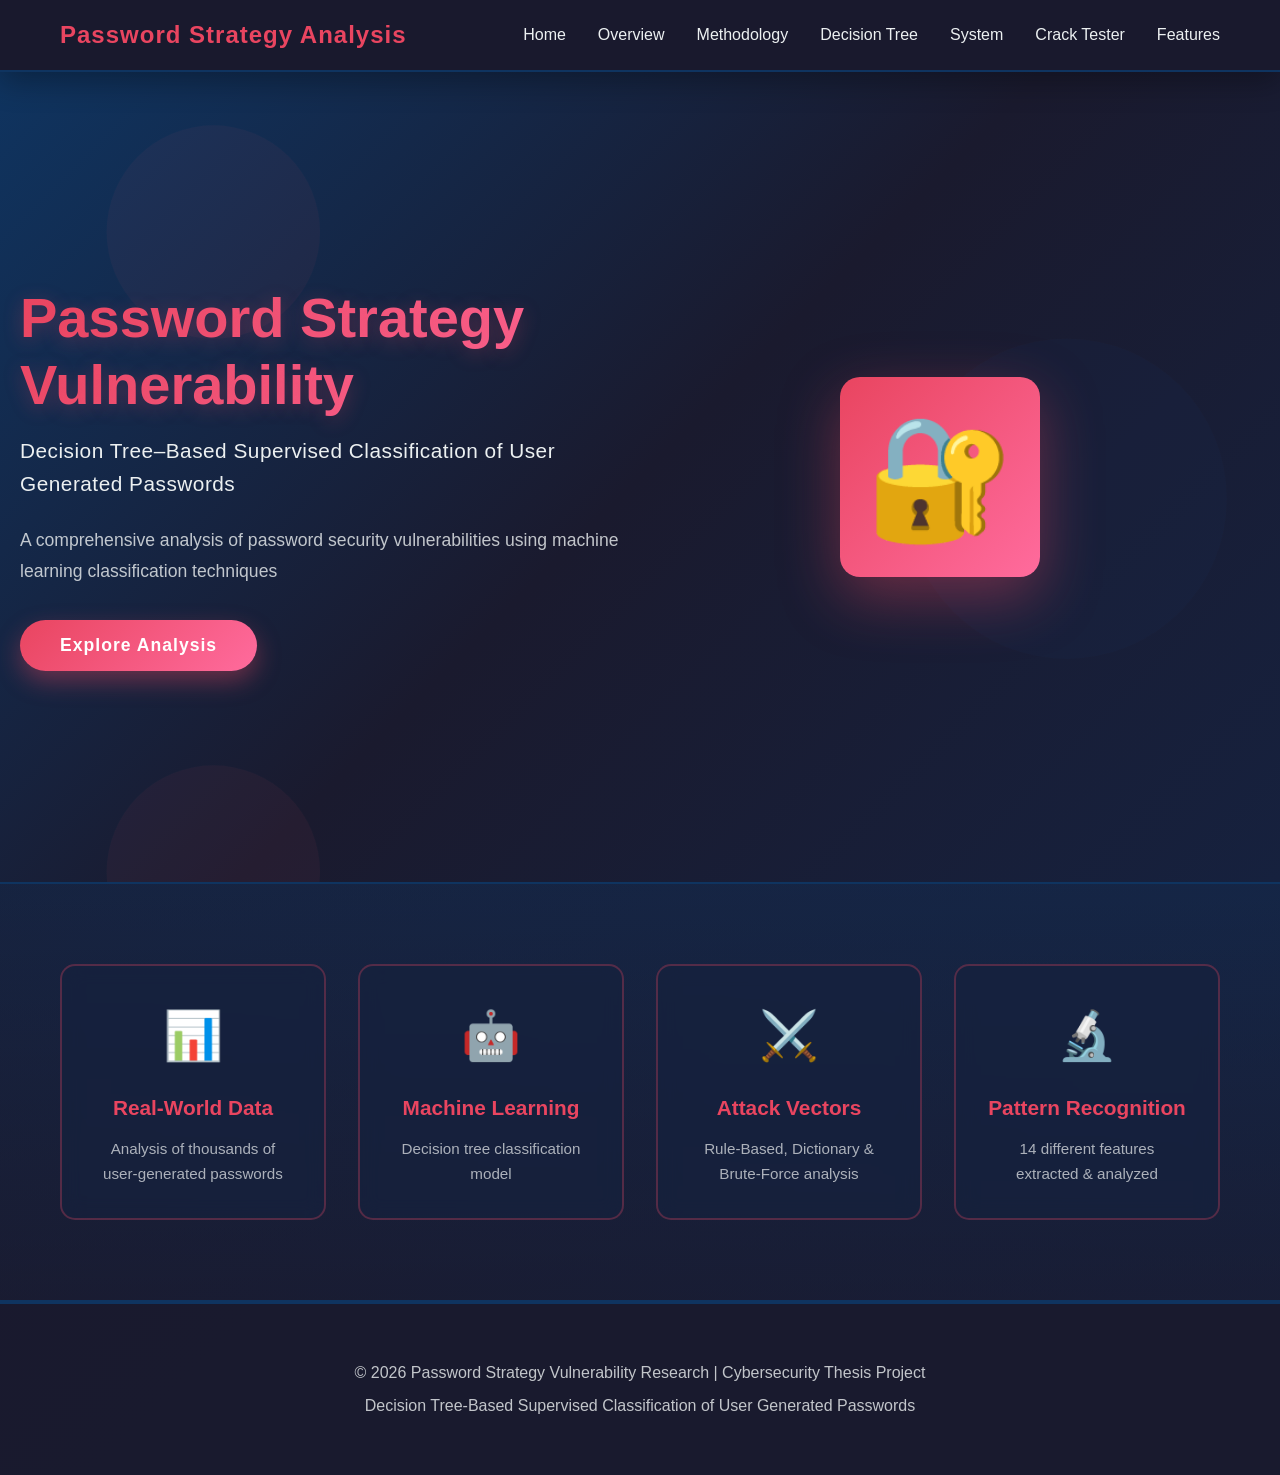
<file: index.html>
<!DOCTYPE html>
<html lang="en">
<head>
    <meta charset="UTF-8">
    <meta name="viewport" content="width=device-width, initial-scale=1.0">
    <title>Password Strategy Vulnerability Analysis</title>
    <link rel="stylesheet" href="design.css">
</head>
<body>
    <!-- Navigation -->
    <nav class="navbar">
        <div class="nav-container">
            <div class="logo">Password Strategy Analysis</div>
            <ul class="nav-menu">
                <li><a href="index.html" class="nav-link">Home</a></li>
                <li><a href="overview.html" class="nav-link">Overview</a></li>
                <li><a href="methodology.html" class="nav-link">Methodology</a></li>
                <li><a href="tree.html" class="nav-link">Decision Tree</a></li>
                <li><a href="architecture.html" class="nav-link">System</a></li>
                <li><a href="crack-tester.html" class="nav-link">Crack Tester</a></li>
                <li><a href="features.html" class="nav-link">Features</a></li>
            </ul>
        </div>
    </nav>

    <!-- Hero Section -->
    <section id="home" class="hero">
        <div class="hero-content">
            <h1 class="title-main">Password Strategy Vulnerability</h1>
            <h2 class="title-sub">Decision Tree–Based Supervised Classification of User Generated Passwords</h2>
            <p class="hero-description">
                A comprehensive analysis of password security vulnerabilities using machine learning classification techniques
            </p>
            <button class="cta-button" onclick="location.href='overview.html'">Explore Analysis</button>
        </div>
        <div class="hero-animation">
            <div class="animated-lock"></div>
        </div>
    </section>

    <!-- Quick Highlights Section -->
    <section class="quick-highlights">
        <div class="container">
            <div class="highlights-grid">
                <div class="highlight-card">
                    <div class="highlight-icon">📊</div>
                    <h3>Real-World Data</h3>
                    <p>Analysis of thousands of user-generated passwords</p>
                </div>
                <div class="highlight-card">
                    <div class="highlight-icon">🤖</div>
                    <h3>Machine Learning</h3>
                    <p>Decision tree classification model</p>
                </div>
                <div class="highlight-card">
                    <div class="highlight-icon">⚔️</div>
                    <h3>Attack Vectors</h3>
                    <p>Rule-Based, Dictionary & Brute-Force analysis</p>
                </div>
                <div class="highlight-card">
                    <div class="highlight-icon">🔬</div>
                    <h3>Pattern Recognition</h3>
                    <p>14 different features extracted & analyzed</p>
                </div>
            </div>
        </div>
    </section>

    <!-- Footer -->
    <footer class="footer">
        <div class="container">
            <p>&copy; 2026 Password Strategy Vulnerability Research | Cybersecurity Thesis Project</p>
            <p>Decision Tree-Based Supervised Classification of User Generated Passwords</p>
        </div>
    </footer>

    <script src="script.js"></script>
</body>
</html>
</file>
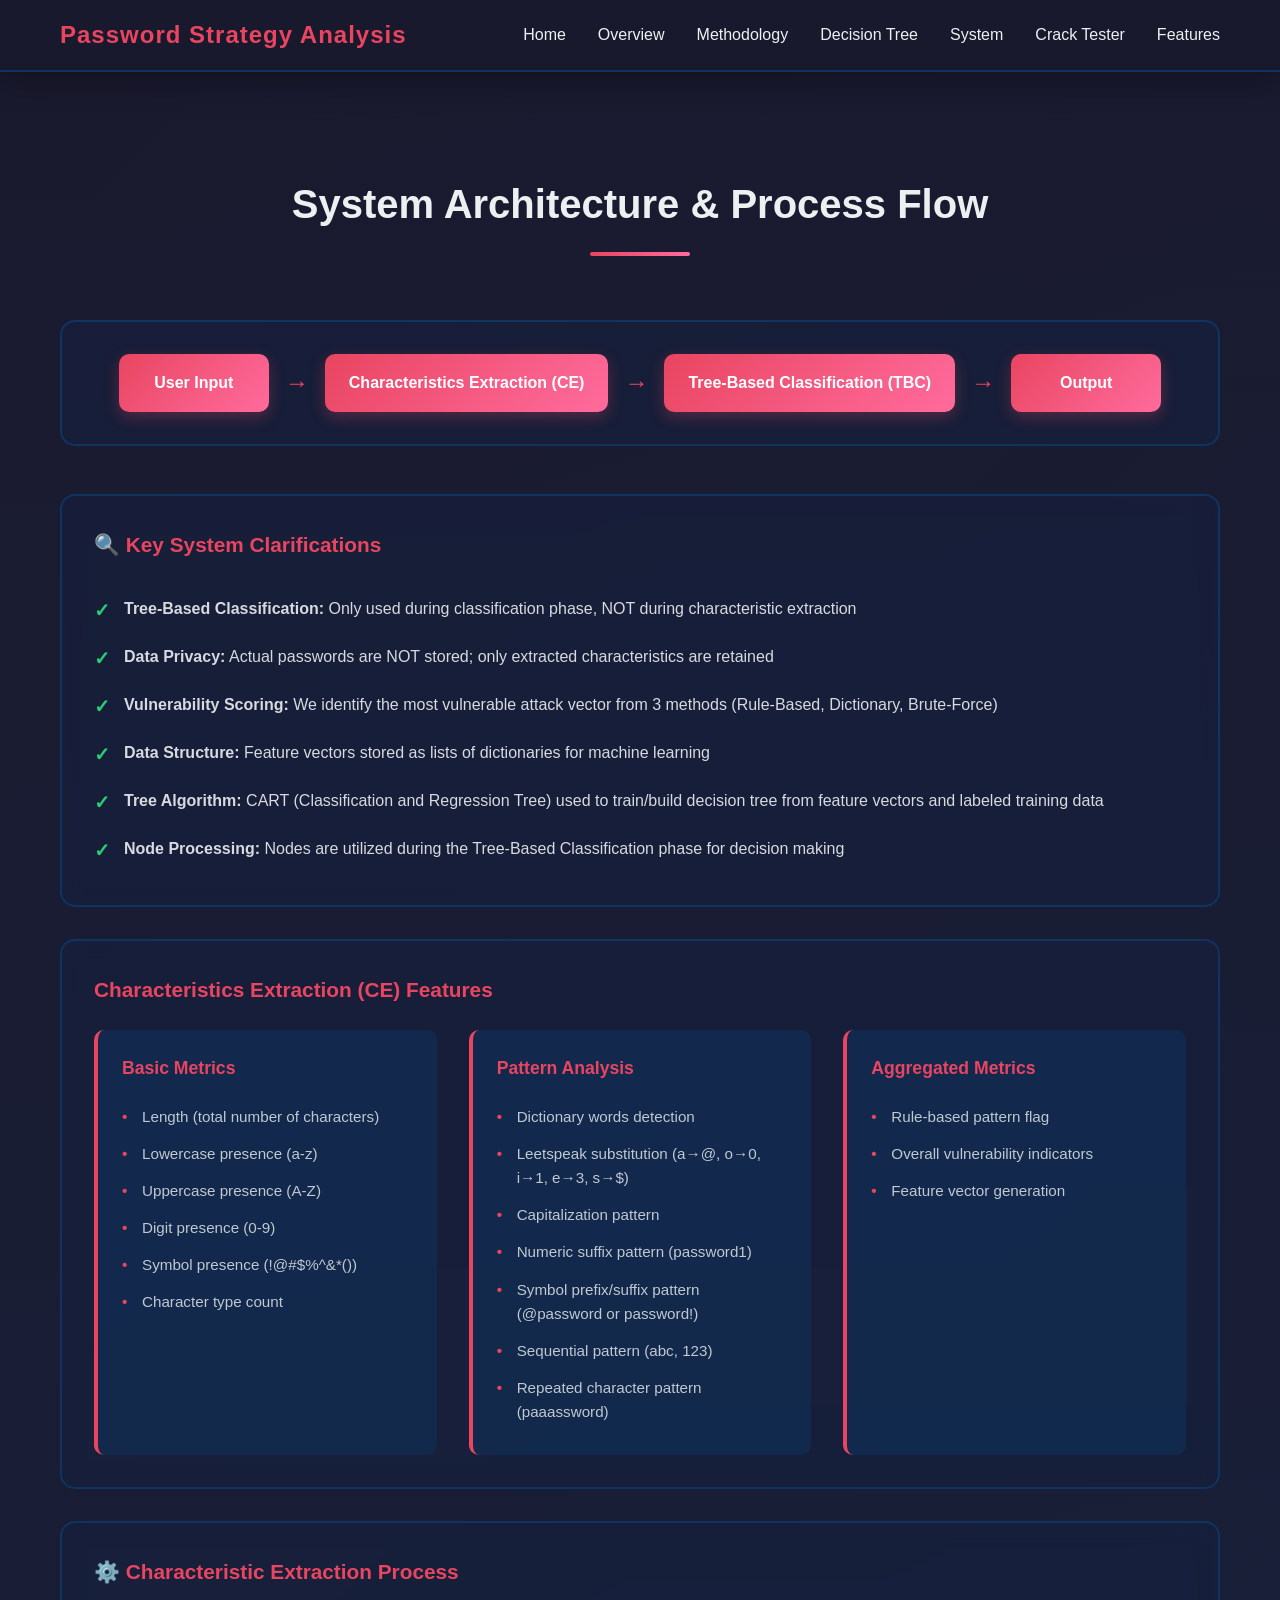
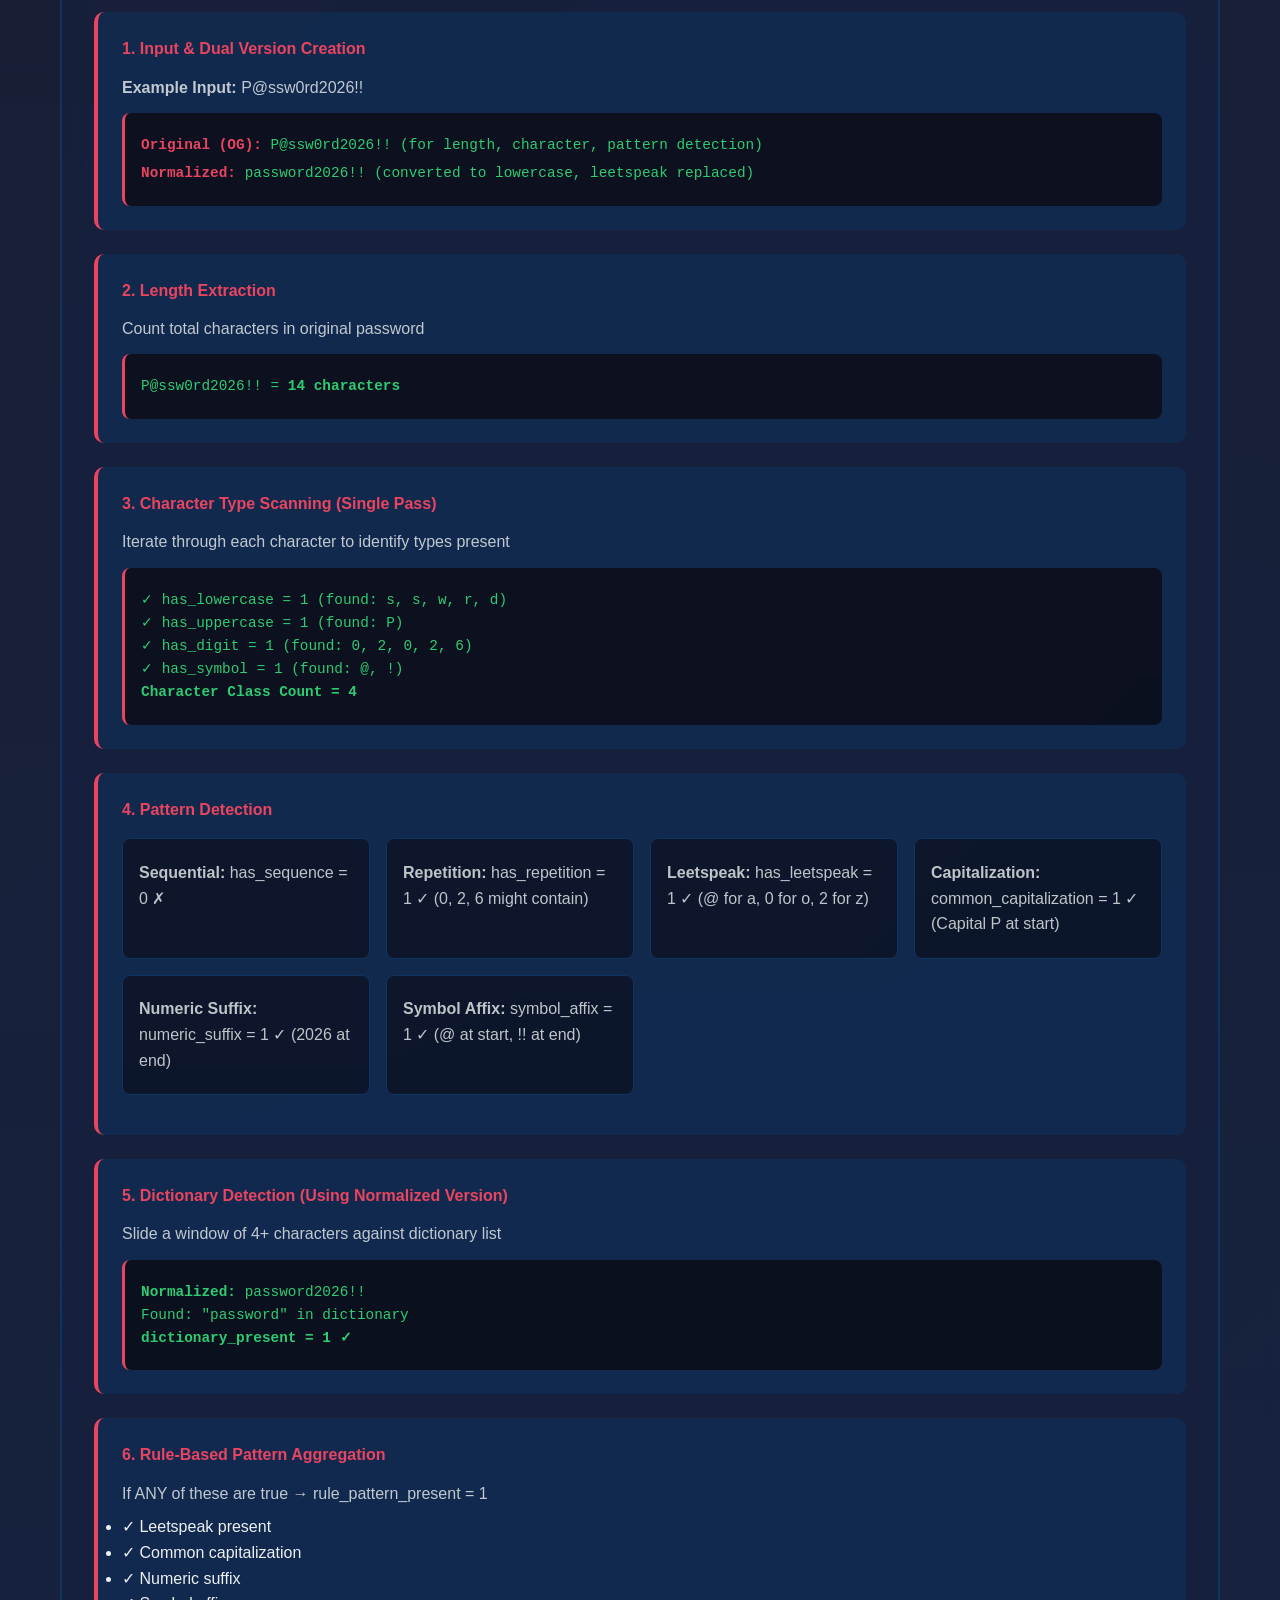
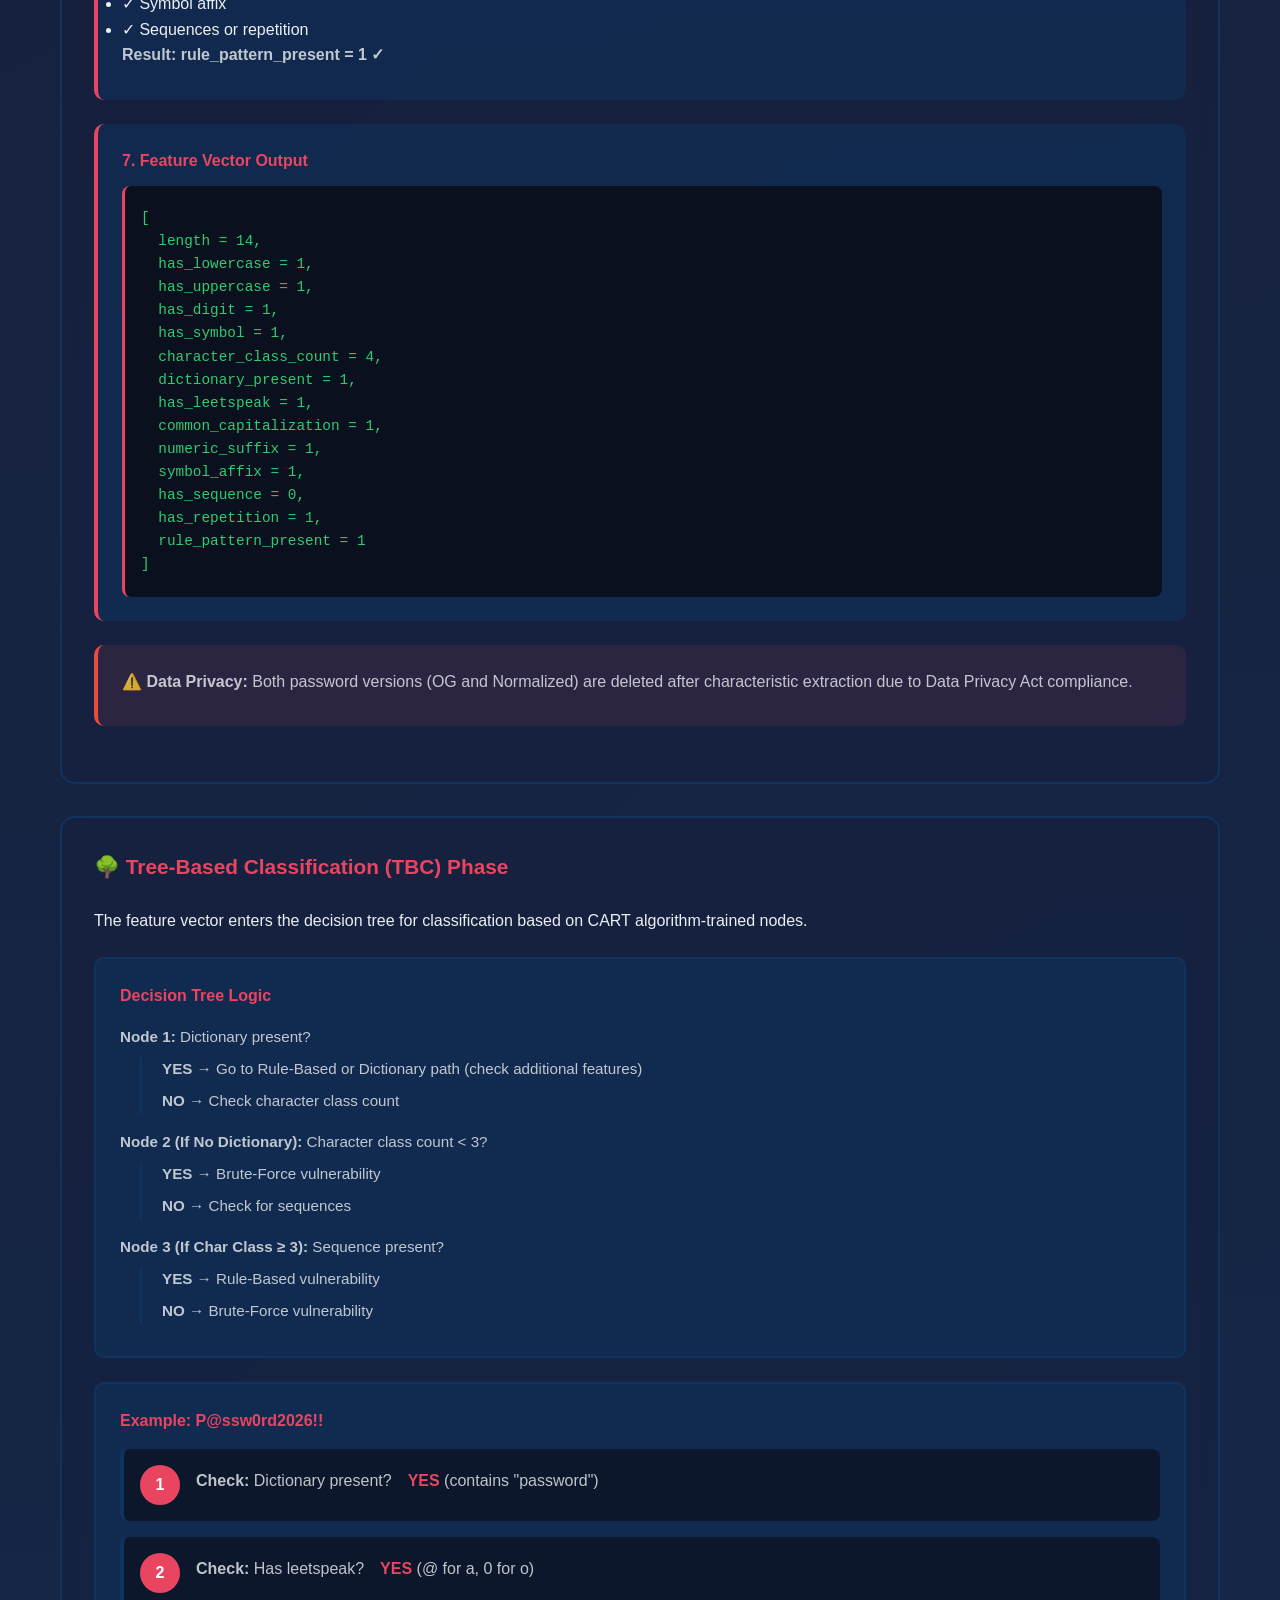
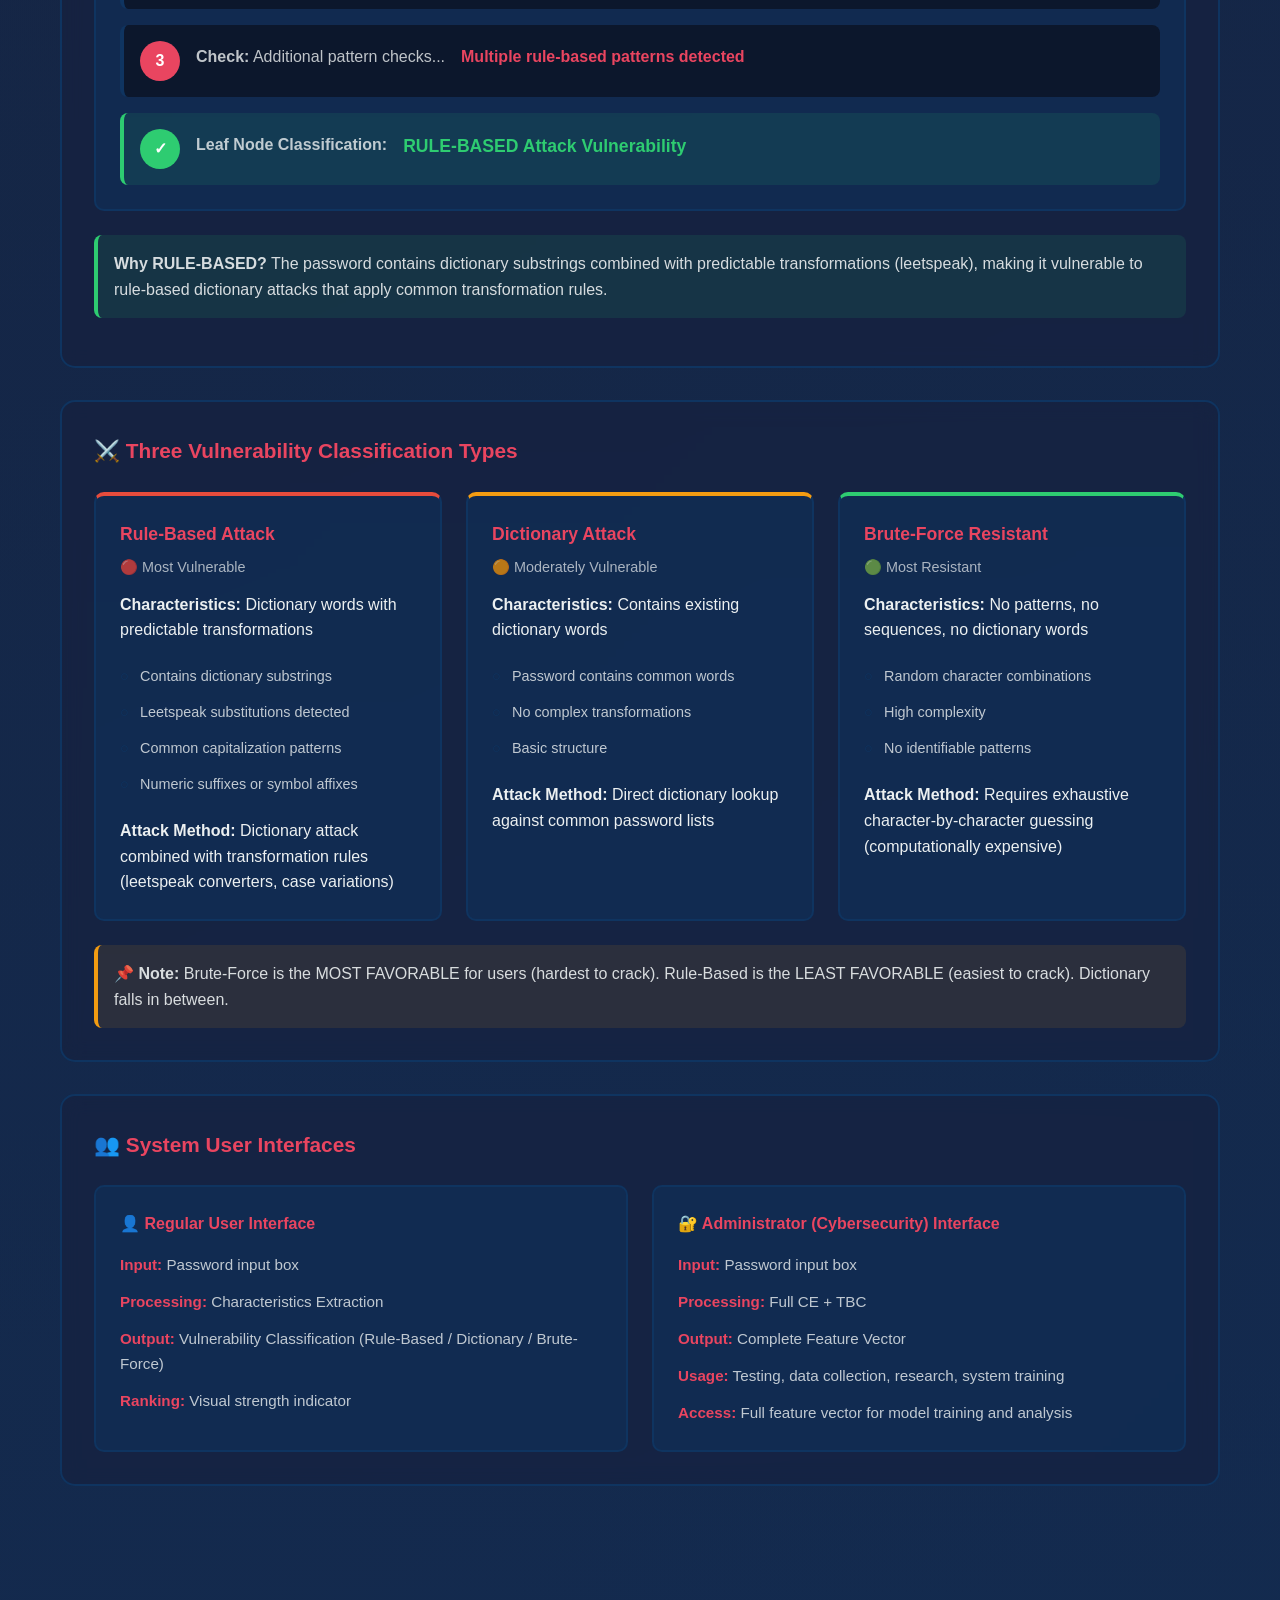
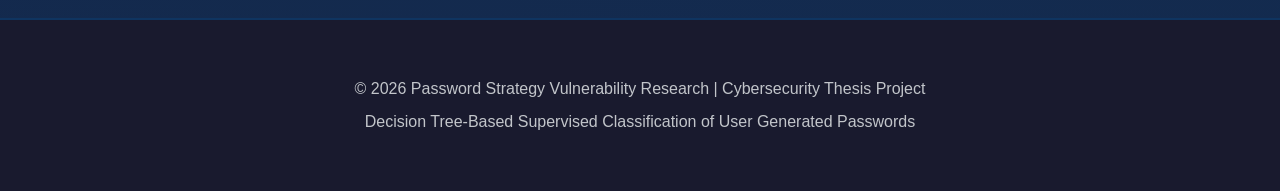
<file: architecture.html>
<!DOCTYPE html>
<html lang="en">
<head>
    <meta charset="UTF-8">
    <meta name="viewport" content="width=device-width, initial-scale=1.0">
    <title>System Architecture - Password Strategy Vulnerability Analysis</title>
    <link rel="stylesheet" href="design.css">
</head>
<body>
    <!-- Navigation -->
    <nav class="navbar">
        <div class="nav-container">
            <div class="logo"><a href="index.html" style="text-decoration: none; color: inherit;">Password Strategy Analysis</a></div>
            <ul class="nav-menu">
                <li><a href="index.html" class="nav-link">Home</a></li>
                <li><a href="overview.html" class="nav-link">Overview</a></li>
                <li><a href="methodology.html" class="nav-link">Methodology</a></li>
                <li><a href="tree.html" class="nav-link">Decision Tree</a></li>
                <li><a href="architecture.html" class="nav-link">System</a></li>
                <li><a href="crack-tester.html" class="nav-link">Crack Tester</a></li>
                <li><a href="features.html" class="nav-link">Features</a></li>
            </ul>
        </div>
    </nav>

    <!-- System Architecture Section -->
    <section class="system-architecture" id="architecture">
        <div class="container">
            <h2 class="section-title">System Architecture & Process Flow</h2>
            
            <!-- Main Flow -->
            <div class="flow-diagram">
                <div class="flow-step">User Input</div>
                <div class="flow-arrow">→</div>
                <div class="flow-step">Characteristics Extraction (CE)</div>
                <div class="flow-arrow">→</div>
                <div class="flow-step">Tree-Based Classification (TBC)</div>
                <div class="flow-arrow">→</div>
                <div class="flow-step">Output</div>
            </div>

            <!-- Key Clarifications -->
            <div class="clarifications-box">
                <h3>🔍 Key System Clarifications</h3>
                <ul class="clarifications-list">
                    <li><strong>Tree-Based Classification:</strong> Only used during classification phase, NOT during characteristic extraction</li>
                    <li><strong>Data Privacy:</strong> Actual passwords are NOT stored; only extracted characteristics are retained</li>
                    <li><strong>Vulnerability Scoring:</strong> We identify the most vulnerable attack vector from 3 methods (Rule-Based, Dictionary, Brute-Force)</li>
                    <li><strong>Data Structure:</strong> Feature vectors stored as lists of dictionaries for machine learning</li>
                    <li><strong>Tree Algorithm:</strong> CART (Classification and Regression Tree) used to train/build decision tree from feature vectors and labeled training data</li>
                    <li><strong>Node Processing:</strong> Nodes are utilized during the Tree-Based Classification phase for decision making</li>
                </ul>
            </div>

            <!-- Characteristics Extraction Features -->
            <div class="ce-features">
                <h3>Characteristics Extraction (CE) Features</h3>
                <div class="features-columns">
                    <div class="feature-column">
                        <h4>Basic Metrics</h4>
                        <ul>
                            <li>Length (total number of characters)</li>
                            <li>Lowercase presence (a-z)</li>
                            <li>Uppercase presence (A-Z)</li>
                            <li>Digit presence (0-9)</li>
                            <li>Symbol presence (!@#$%^&*())</li>
                            <li>Character type count</li>
                        </ul>
                    </div>
                    <div class="feature-column">
                        <h4>Pattern Analysis</h4>
                        <ul>
                            <li>Dictionary words detection</li>
                            <li>Leetspeak substitution (a→@, o→0, i→1, e→3, s→$)</li>
                            <li>Capitalization pattern</li>
                            <li>Numeric suffix pattern (password1)</li>
                            <li>Symbol prefix/suffix pattern (@password or password!)</li>
                            <li>Sequential pattern (abc, 123)</li>
                            <li>Repeated character pattern (paaassword)</li>
                        </ul>
                    </div>
                    <div class="feature-column">
                        <h4>Aggregated Metrics</h4>
                        <ul>
                            <li>Rule-based pattern flag</li>
                            <li>Overall vulnerability indicators</li>
                            <li>Feature vector generation</li>
                        </ul>
                    </div>
                </div>
            </div>

            <!-- Characteristic Extraction Process -->
            <div class="ce-process">
                <h3>⚙️ Characteristic Extraction Process</h3>
                
                <div class="process-step full-width">
                    <h4>1. Input & Dual Version Creation</h4>
                    <p><strong>Example Input:</strong> P@ssw0rd2026!!</p>
                    <div class="code-block">
                        <p><span class="label">Original (OG):</span> P@ssw0rd2026!! (for length, character, pattern detection)</p>
                        <p><span class="label">Normalized:</span> password2026!! (converted to lowercase, leetspeak replaced)</p>
                    </div>
                </div>

                <div class="process-step full-width">
                    <h4>2. Length Extraction</h4>
                    <p>Count total characters in original password</p>
                    <div class="code-block">
                        <p>P@ssw0rd2026!! = <strong>14 characters</strong></p>
                    </div>
                </div>

                <div class="process-step full-width">
                    <h4>3. Character Type Scanning (Single Pass)</h4>
                    <p>Iterate through each character to identify types present</p>
                    <div class="code-block">
                        <p>✓ has_lowercase = 1 (found: s, s, w, r, d)<br>
                        ✓ has_uppercase = 1 (found: P)<br>
                        ✓ has_digit = 1 (found: 0, 2, 0, 2, 6)<br>
                        ✓ has_symbol = 1 (found: @, !)<br>
                        <strong>Character Class Count = 4</strong></p>
                    </div>
                </div>

                <div class="process-step full-width">
                    <h4>4. Pattern Detection</h4>
                    <div class="pattern-grid">
                        <div class="pattern-item">
                            <p><strong>Sequential:</strong> has_sequence = 0 ✗</p>
                        </div>
                        <div class="pattern-item">
                            <p><strong>Repetition:</strong> has_repetition = 1 ✓ (0, 2, 6 might contain)</p>
                        </div>
                        <div class="pattern-item">
                            <p><strong>Leetspeak:</strong> has_leetspeak = 1 ✓ (@ for a, 0 for o, 2 for z)</p>
                        </div>
                        <div class="pattern-item">
                            <p><strong>Capitalization:</strong> common_capitalization = 1 ✓ (Capital P at start)</p>
                        </div>
                        <div class="pattern-item">
                            <p><strong>Numeric Suffix:</strong> numeric_suffix = 1 ✓ (2026 at end)</p>
                        </div>
                        <div class="pattern-item">
                            <p><strong>Symbol Affix:</strong> symbol_affix = 1 ✓ (@ at start, !! at end)</p>
                        </div>
                    </div>
                </div>

                <div class="process-step full-width">
                    <h4>5. Dictionary Detection (Using Normalized Version)</h4>
                    <p>Slide a window of 4+ characters against dictionary list</p>
                    <div class="code-block">
                        <p><strong>Normalized:</strong> password2026!!<br>
                        Found: "password" in dictionary<br>
                        <strong>dictionary_present = 1 ✓</strong></p>
                    </div>
                </div>

                <div class="process-step full-width">
                    <h4>6. Rule-Based Pattern Aggregation</h4>
                    <p>If ANY of these are true → rule_pattern_present = 1</p>
                    <ul style="display: inline-block;">
                        <li>✓ Leetspeak present</li>
                        <li>✓ Common capitalization</li>
                        <li>✓ Numeric suffix</li>
                        <li>✓ Symbol affix</li>
                        <li>✓ Sequences or repetition</li>
                    </ul>
                    <p><strong>Result: rule_pattern_present = 1 ✓</strong></p>
                </div>

                <div class="process-step full-width">
                    <h4>7. Feature Vector Output</h4>
                    <div class="code-block vector-output">
                        <p>[<br>
                        &nbsp;&nbsp;length = 14,<br>
                        &nbsp;&nbsp;has_lowercase = 1,<br>
                        &nbsp;&nbsp;has_uppercase = 1,<br>
                        &nbsp;&nbsp;has_digit = 1,<br>
                        &nbsp;&nbsp;has_symbol = 1,<br>
                        &nbsp;&nbsp;character_class_count = 4,<br>
                        &nbsp;&nbsp;dictionary_present = 1,<br>
                        &nbsp;&nbsp;has_leetspeak = 1,<br>
                        &nbsp;&nbsp;common_capitalization = 1,<br>
                        &nbsp;&nbsp;numeric_suffix = 1,<br>
                        &nbsp;&nbsp;symbol_affix = 1,<br>
                        &nbsp;&nbsp;has_sequence = 0,<br>
                        &nbsp;&nbsp;has_repetition = 1,<br>
                        &nbsp;&nbsp;rule_pattern_present = 1<br>
                        ]</p>
                    </div>
                </div>

                <div class="process-step full-width important-note">
                    <p><strong>⚠️ Data Privacy:</strong> Both password versions (OG and Normalized) are deleted after characteristic extraction due to Data Privacy Act compliance.</p>
                </div>
            </div>

            <!-- Tree-Based Classification Phase -->
            <div class="tbc-process">
                <h3>🌳 Tree-Based Classification (TBC) Phase</h3>
                <p>The feature vector enters the decision tree for classification based on CART algorithm-trained nodes.</p>
                
                <div class="tree-decision">
                    <h4>Decision Tree Logic</h4>
                    <div class="tree-text">
                        <p><strong>Node 1:</strong> Dictionary present?</p>
                        <div class="indent-1">
                            <p><strong>YES →</strong> Go to Rule-Based or Dictionary path (check additional features)</p>
                            <p><strong>NO →</strong> Check character class count</p>
                        </div>
                        
                        <p style="margin-top: 1rem;"><strong>Node 2 (If No Dictionary):</strong> Character class count < 3?</p>
                        <div class="indent-1">
                            <p><strong>YES →</strong> Brute-Force vulnerability</p>
                            <p><strong>NO →</strong> Check for sequences</p>
                        </div>

                        <p style="margin-top: 1rem;"><strong>Node 3 (If Char Class ≥ 3):</strong> Sequence present?</p>
                        <div class="indent-1">
                            <p><strong>YES →</strong> Rule-Based vulnerability</p>
                            <p><strong>NO →</strong> Brute-Force vulnerability</p>
                        </div>
                    </div>
                </div>

                <div class="example-walkthrough">
                    <h4>Example: P@ssw0rd2026!!</h4>
                    <div class="walkthrough-steps">
                        <div class="step">
                            <span class="step-num">1</span>
                            <p><strong>Check:</strong> Dictionary present?</p>
                            <p><span class="answer">YES</span> (contains "password")</p>
                        </div>
                        <div class="step">
                            <span class="step-num">2</span>
                            <p><strong>Check:</strong> Has leetspeak?</p>
                            <p><span class="answer">YES</span> (@ for a, 0 for o)</p>
                        </div>
                        <div class="step">
                            <span class="step-num">3</span>
                            <p><strong>Check:</strong> Additional pattern checks...</p>
                            <p><span class="answer">Multiple rule-based patterns detected</span></p>
                        </div>
                        <div class="step final">
                            <span class="step-num">✓</span>
                            <p><strong>Leaf Node Classification:</strong></p>
                            <p><span class="result">RULE-BASED Attack Vulnerability</span></p>
                        </div>
                    </div>
                </div>

                <div class="vulnerability-explanation">
                    <p><strong>Why RULE-BASED?</strong> The password contains dictionary substrings combined with predictable transformations (leetspeak), making it vulnerable to rule-based dictionary attacks that apply common transformation rules.</p>
                </div>
            </div>

            <!-- Vulnerability Types -->
            <div class="vulnerability-types">
                <h3>⚔️ Three Vulnerability Classification Types</h3>
                <div class="vuln-grid">
                    <div class="vuln-card rule-based">
                        <h4>Rule-Based Attack</h4>
                        <p class="vuln-rank">🔴 Most Vulnerable</p>
                        <p><strong>Characteristics:</strong> Dictionary words with predictable transformations</p>
                        <ul>
                            <li>Contains dictionary substrings</li>
                            <li>Leetspeak substitutions detected</li>
                            <li>Common capitalization patterns</li>
                            <li>Numeric suffixes or symbol affixes</li>
                        </ul>
                        <p><strong>Attack Method:</strong> Dictionary attack combined with transformation rules (leetspeak converters, case variations)</p>
                    </div>
                    <div class="vuln-card dictionary">
                        <h4>Dictionary Attack</h4>
                        <p class="vuln-rank">🟠 Moderately Vulnerable</p>
                        <p><strong>Characteristics:</strong> Contains existing dictionary words</p>
                        <ul>
                            <li>Password contains common words</li>
                            <li>No complex transformations</li>
                            <li>Basic structure</li>
                        </ul>
                        <p><strong>Attack Method:</strong> Direct dictionary lookup against common password lists</p>
                    </div>
                    <div class="vuln-card brute-force">
                        <h4>Brute-Force Resistant</h4>
                        <p class="vuln-rank">🟢 Most Resistant</p>
                        <p><strong>Characteristics:</strong> No patterns, no sequences, no dictionary words</p>
                        <ul>
                            <li>Random character combinations</li>
                            <li>High complexity</li>
                            <li>No identifiable patterns</li>
                        </ul>
                        <p><strong>Attack Method:</strong> Requires exhaustive character-by-character guessing (computationally expensive)</p>
                    </div>
                </div>
                <div class="note-box">
                    <p><strong>📌 Note:</strong> Brute-Force is the MOST FAVORABLE for users (hardest to crack). Rule-Based is the LEAST FAVORABLE (easiest to crack). Dictionary falls in between.</p>
                </div>
            </div>

            <!-- User Interfaces -->
            <div class="user-interfaces">
                <h3>👥 System User Interfaces</h3>
                <div class="interface-grid">
                    <div class="interface-card">
                        <h4>👤 Regular User Interface</h4>
                        <div class="interface-items">
                            <p><strong>Input:</strong> Password input box</p>
                            <p><strong>Processing:</strong> Characteristics Extraction</p>
                            <p><strong>Output:</strong> Vulnerability Classification (Rule-Based / Dictionary / Brute-Force)</p>
                            <p><strong>Ranking:</strong> Visual strength indicator</p>
                        </div>
                    </div>
                    <div class="interface-card">
                        <h4>🔐 Administrator (Cybersecurity) Interface</h4>
                        <div class="interface-items">
                            <p><strong>Input:</strong> Password input box</p>
                            <p><strong>Processing:</strong> Full CE + TBC</p>
                            <p><strong>Output:</strong> Complete Feature Vector</p>
                            <p><strong>Usage:</strong> Testing, data collection, research, system training</p>
                            <p><strong>Access:</strong> Full feature vector for model training and analysis</p>
                        </div>
                    </div>
                </div>
            </div>
        </div>
    </section>

    <!-- Footer -->
    <footer class="footer">
        <div class="container">
            <p>&copy; 2026 Password Strategy Vulnerability Research | Cybersecurity Thesis Project</p>
            <p>Decision Tree-Based Supervised Classification of User Generated Passwords</p>
        </div>
    </footer>

    <script src="script.js"></script>
</body>
</html>
</file>
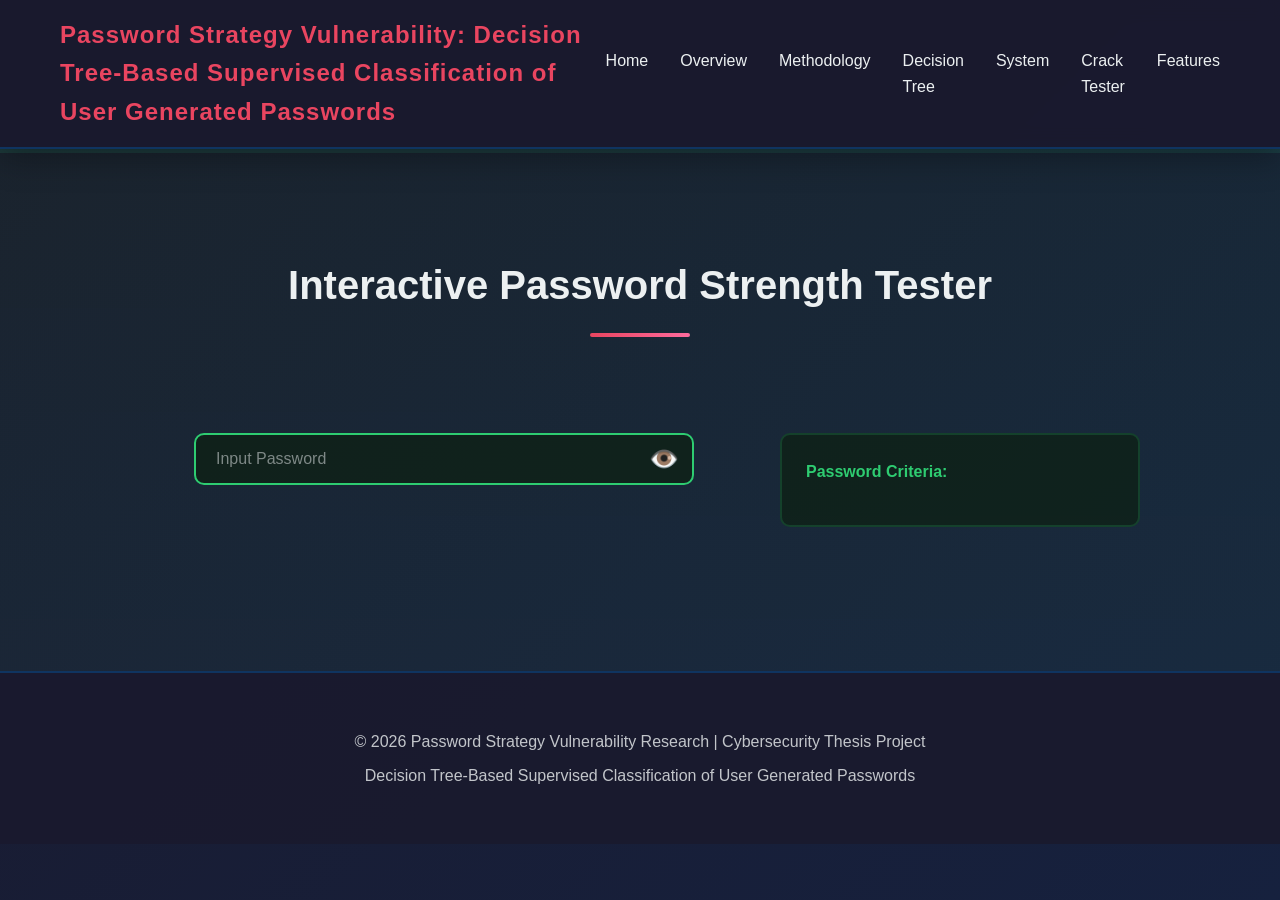
<file: crack-tester.html>
<!DOCTYPE html>
<html lang="en">
<head>
    <meta charset="UTF-8">
    <meta name="viewport" content="width=device-width, initial-scale=1.0">
    <title>Password Crack Tester - Password Strategy Vulnerability Analysis</title>
    <link rel="stylesheet" href="design.css">
</head>
<body>
    <!-- Navigation -->
    <nav class="navbar">
        <div class="nav-container">
            <div class="logo"><a href="index.html" style="text-decoration: none; color: inherit;">Password Strategy Vulnerability: Decision Tree-Based 
            Supervised Classification of User Generated Passwords</a></div>
            <ul class="nav-menu">
                <li><a href="index.html" class="nav-link">Home</a></li>
                <li><a href="overview.html" class="nav-link">Overview</a></li>
                <li><a href="methodology.html" class="nav-link">Methodology</a></li>
                <li><a href="tree.html" class="nav-link">Decision Tree</a></li>
                <li><a href="architecture.html" class="nav-link">System</a></li>
                <li><a href="crack-tester.html" class="nav-link">Crack Tester</a></li>
                <li><a href="features.html" class="nav-link">Features</a></li>
            </ul>
        </div>
    </nav>

    <!-- Password Tester Section -->
    <section class="password-tester" id="tester">
        <div class="container">
            <h2 class="section-title">Interactive Password Strength Tester</h2>
            <div class="tester-layout">
                <div class="tester-main">
                    <div class="tester-container">
                        <input type="password" id="passwordInput" class="password-input" placeholder="Input Password" onkeyup="checkPassword()">
                        <button id="toggleBtn" class="toggle-btn" onclick="togglePassword()">👁️</button>
                    </div>

                    <div id="strengthResult" class="strength-result"></div>

                    <!-- Vulnerability Classification -->
                    <div id="vulnerabilityResult" class="vulnerability-result" style="display: none;">
                        <h4>🎯 Cracking Vulnerability Classification</h4>
                        <div id="vulnerabilityType" class="vulnerability-type"></div>
                        <div id="vulnerabilityExplain" class="vulnerability-explain"></div>
                    </div>
                </div>

                <aside class="tester-sidebar">
                    <div class="sidebar-top-row">
                        <!-- Feature Vector Display -->
                        <div id="featureVector" class="feature-vector" style="display: none;">
                            <h4>📊 Extracted Feature Vector (CE Phase)</h4>
                            <div id="vectorDisplay" class="vector-display"></div>
                            <p style="font-size: 0.85rem; color: rgba(236, 240, 241, 0.6); margin-top: 1rem;">
                                <em>📌 Feature Vector is generated during Characteristics Extraction (CE) phase and used for Tree-Based Classification (TBC)</em>
                            </p>
                        </div>

                        <div class="criteria-list">
                            <h4>Password Criteria:</h4>
                            <ul id="criteriaList"></ul>
                        </div>
                    </div>
                </aside>
            </div>
        </div>
        <div id="recommendationBox" class="recommendation-box" style="display: none;">
    <h4>💡 Recommended Improvements</h4>
    <ul id="recommendationList"></ul>
</div>
    </section>

    

    <!-- Footer -->
    <footer class="footer">
        <div class="container">
            <p>&copy; 2026 Password Strategy Vulnerability Research | Cybersecurity Thesis Project</p>
            <p>Decision Tree-Based Supervised Classification of User Generated Passwords</p>
        </div>
    </footer>

    <script src="script.js"></script>
</body>
</html>
</file>
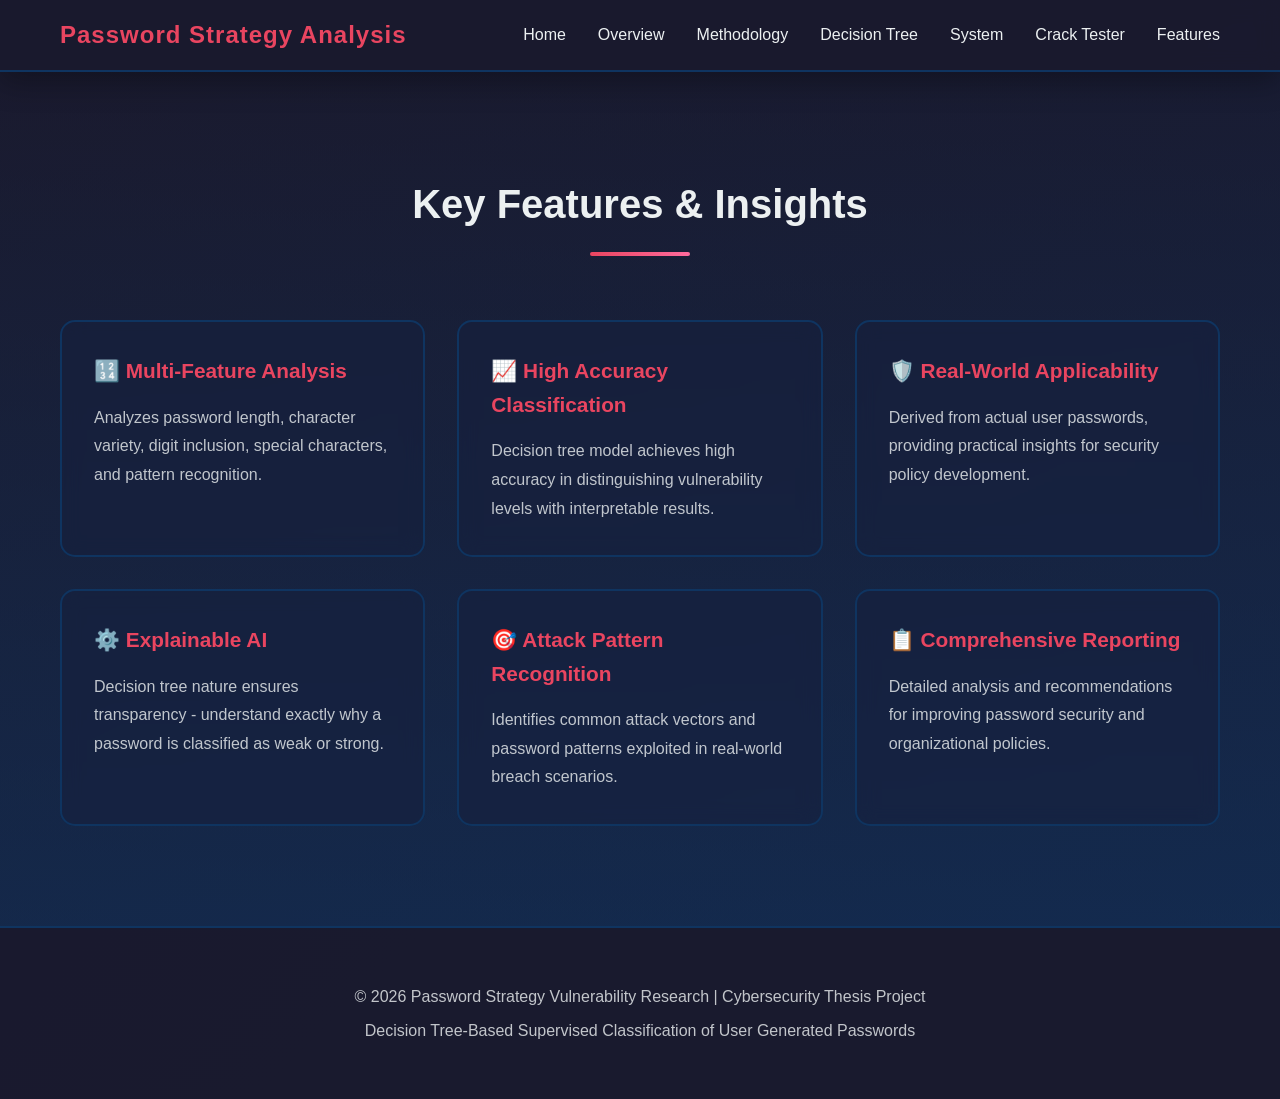
<file: features.html>
<!DOCTYPE html>
<html lang="en">
<head>
    <meta charset="UTF-8">
    <meta name="viewport" content="width=device-width, initial-scale=1.0">
    <title>Key Features - Password Strategy Vulnerability Analysis</title>
    <link rel="stylesheet" href="design.css">
</head>
<body>
    <!-- Navigation -->
    <nav class="navbar">
        <div class="nav-container">
            <div class="logo"><a href="index.html" style="text-decoration: none; color: inherit;">Password Strategy Analysis</a></div>
            <ul class="nav-menu">
                <li><a href="index.html" class="nav-link">Home</a></li>
                <li><a href="overview.html" class="nav-link">Overview</a></li>
                <li><a href="methodology.html" class="nav-link">Methodology</a></li>
                <li><a href="tree.html" class="nav-link">Decision Tree</a></li>
                <li><a href="architecture.html" class="nav-link">System</a></li>
                <li><a href="crack-tester.html" class="nav-link">Crack Tester</a></li>
                <li><a href="features.html" class="nav-link">Features</a></li>
            </ul>
        </div>
    </nav>

    <!-- Key Features Section -->
    <section id="features" class="features">
        <div class="container">
            <h2 class="section-title">Key Features & Insights</h2>
            <div class="features-grid">
                <div class="feature-item">
                    <h3>🔢 Multi-Feature Analysis</h3>
                    <p>Analyzes password length, character variety, digit inclusion, special characters, and pattern recognition.</p>
                </div>
                <div class="feature-item">
                    <h3>📈 High Accuracy Classification</h3>
                    <p>Decision tree model achieves high accuracy in distinguishing vulnerability levels with interpretable results.</p>
                </div>
                <div class="feature-item">
                    <h3>🛡️ Real-World Applicability</h3>
                    <p>Derived from actual user passwords, providing practical insights for security policy development.</p>
                </div>
                <div class="feature-item">
                    <h3>⚙️ Explainable AI</h3>
                    <p>Decision tree nature ensures transparency - understand exactly why a password is classified as weak or strong.</p>
                </div>
                <div class="feature-item">
                    <h3>🎯 Attack Pattern Recognition</h3>
                    <p>Identifies common attack vectors and password patterns exploited in real-world breach scenarios.</p>
                </div>
                <div class="feature-item">
                    <h3>📋 Comprehensive Reporting</h3>
                    <p>Detailed analysis and recommendations for improving password security and organizational policies.</p>
                </div>
            </div>
        </div>
    </section>

    <!-- Footer -->
    <footer class="footer">
        <div class="container">
            <p>&copy; 2026 Password Strategy Vulnerability Research | Cybersecurity Thesis Project</p>
            <p>Decision Tree-Based Supervised Classification of User Generated Passwords</p>
        </div>
    </footer>

    <script src="script.js"></script>
</body>
</html>
</file>
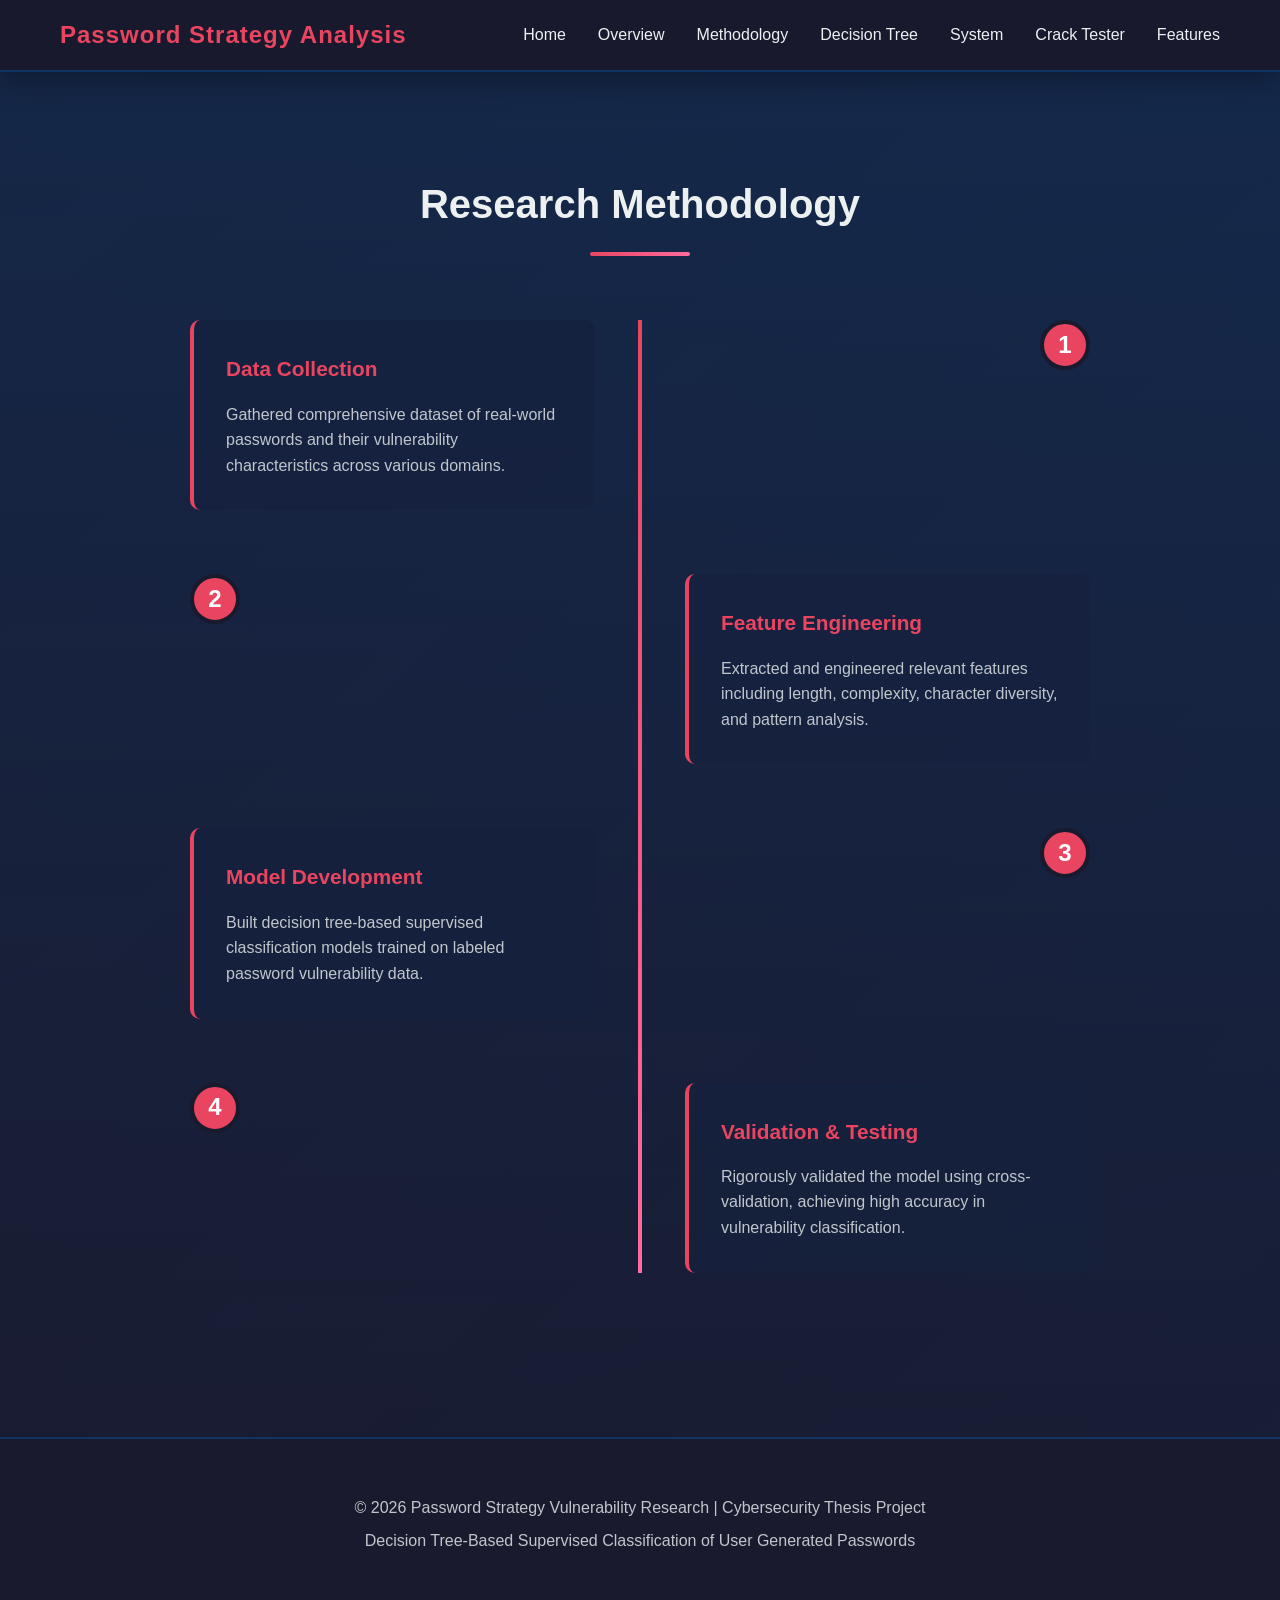
<file: methodology.html>
<!DOCTYPE html>
<html lang="en">
<head>
    <meta charset="UTF-8">
    <meta name="viewport" content="width=device-width, initial-scale=1.0">
    <title>Research Methodology - Password Strategy Vulnerability Analysis</title>
    <link rel="stylesheet" href="design.css">
</head>
<body>
    <!-- Navigation -->
    <nav class="navbar">
        <div class="nav-container">
            <div class="logo"><a href="index.html" style="text-decoration: none; color: inherit;">Password Strategy Analysis</a></div>
            <ul class="nav-menu">
                <li><a href="index.html" class="nav-link">Home</a></li>
                <li><a href="overview.html" class="nav-link">Overview</a></li>
                <li><a href="methodology.html" class="nav-link">Methodology</a></li>
                <li><a href="tree.html" class="nav-link">Decision Tree</a></li>
                <li><a href="architecture.html" class="nav-link">System</a></li>
                <li><a href="crack-tester.html" class="nav-link">Crack Tester</a></li>
                <li><a href="features.html" class="nav-link">Features</a></li>
            </ul>
        </div>
    </nav>

    <!-- Methodology Section -->
    <section id="methodology" class="methodology">
        <div class="container">
            <h2 class="section-title">Research Methodology</h2>
            <div class="methodology-timeline">
                <div class="timeline-item">
                    <div class="timeline-marker">1</div>
                    <div class="timeline-content">
                        <h3>Data Collection</h3>
                        <p>Gathered comprehensive dataset of real-world passwords and their vulnerability characteristics across various domains.</p>
                    </div>
                </div>
                <div class="timeline-item">
                    <div class="timeline-marker">2</div>
                    <div class="timeline-content">
                        <h3>Feature Engineering</h3>
                        <p>Extracted and engineered relevant features including length, complexity, character diversity, and pattern analysis.</p>
                    </div>
                </div>
                <div class="timeline-item">
                    <div class="timeline-marker">3</div>
                    <div class="timeline-content">
                        <h3>Model Development</h3>
                        <p>Built decision tree-based supervised classification models trained on labeled password vulnerability data.</p>
                    </div>
                </div>
                <div class="timeline-item">
                    <div class="timeline-marker">4</div>
                    <div class="timeline-content">
                        <h3>Validation & Testing</h3>
                        <p>Rigorously validated the model using cross-validation, achieving high accuracy in vulnerability classification.</p>
                    </div>
                </div>
            </div>
        </div>
    </section>

    <!-- Footer -->
    <footer class="footer">
        <div class="container">
            <p>&copy; 2026 Password Strategy Vulnerability Research | Cybersecurity Thesis Project</p>
            <p>Decision Tree-Based Supervised Classification of User Generated Passwords</p>
        </div>
    </footer>

    <script src="script.js"></script>
</body>
</html>
</file>
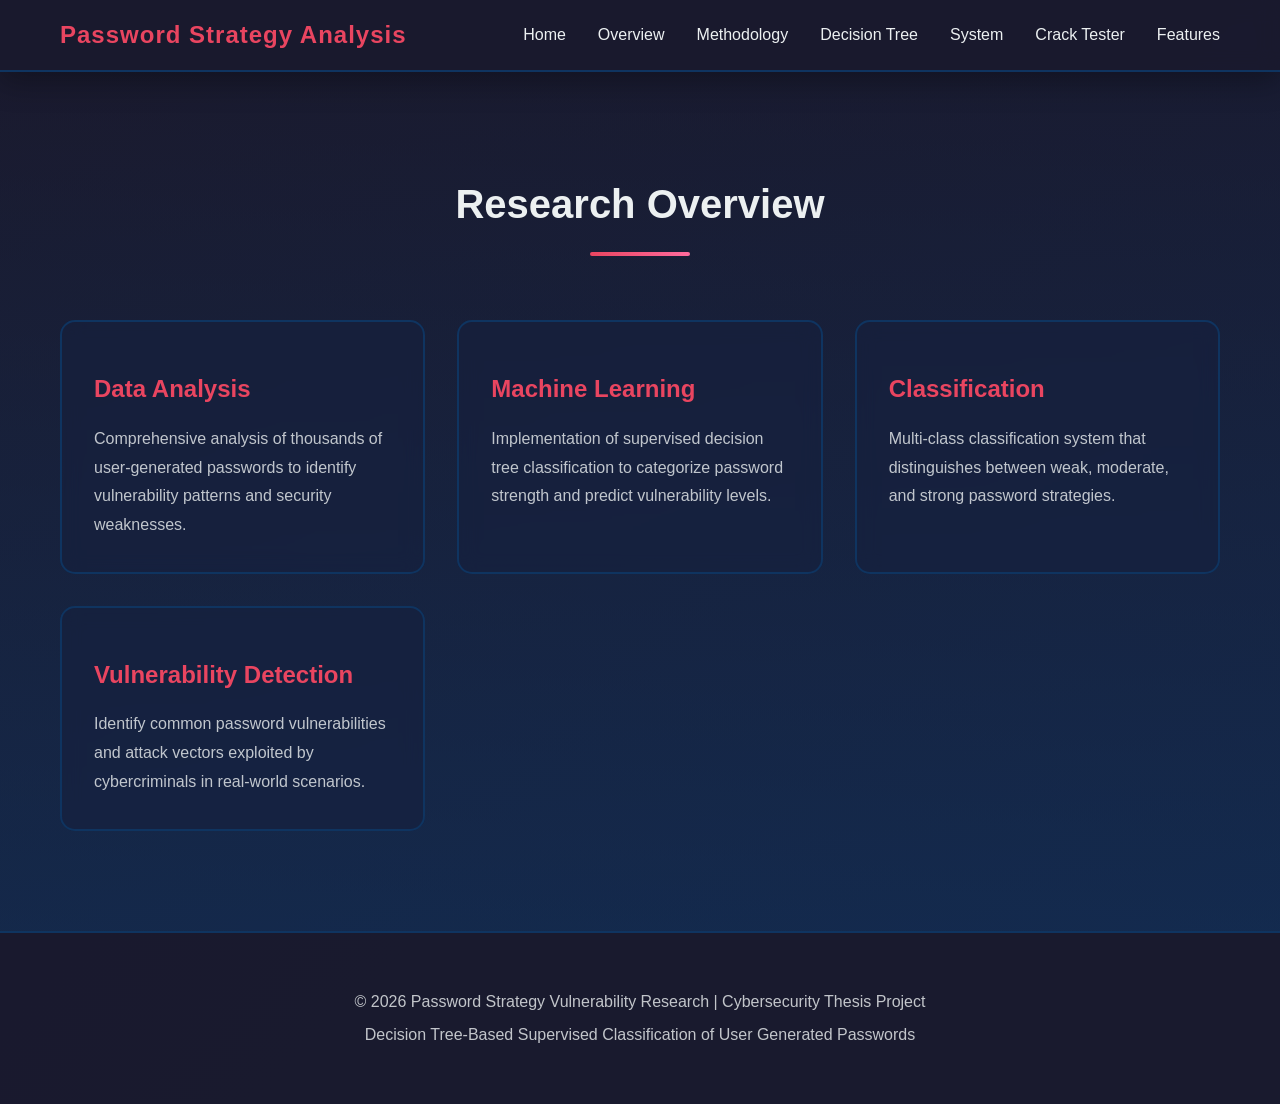
<file: overview.html>
<!DOCTYPE html>
<html lang="en">
<head>
    <meta charset="UTF-8">
    <meta name="viewport" content="width=device-width, initial-scale=1.0">
    <title>Research Overview - Password Strategy Vulnerability Analysis</title>
    <link rel="stylesheet" href="design.css">
</head>
<body>
    <!-- Navigation -->
    <nav class="navbar">
        <div class="nav-container">
            <div class="logo"><a href="index.html" style="text-decoration: none; color: inherit;">Password Strategy Analysis</a></div>
            <ul class="nav-menu">
                <li><a href="index.html" class="nav-link">Home</a></li>
                <li><a href="overview.html" class="nav-link">Overview</a></li>
                <li><a href="methodology.html" class="nav-link">Methodology</a></li>
                <li><a href="tree.html" class="nav-link">Decision Tree</a></li>
                <li><a href="architecture.html" class="nav-link">System</a></li>
                <li><a href="crack-tester.html" class="nav-link">Crack Tester</a></li>
                <li><a href="features.html" class="nav-link">Features</a></li>
            </ul>
        </div>
    </nav>

    <!-- Overview Section -->
    <section id="overview" class="overview">
        <div class="container">
            <h2 class="section-title">Research Overview</h2>
            <div class="overview-grid">
                <div class="overview-card fade-in-card">
                    <div class="icon"></div>
                    <h3>Data Analysis</h3>
                    <p>Comprehensive analysis of thousands of user-generated passwords to identify vulnerability patterns and security weaknesses.</p>
                </div>
                <div class="overview-card fade-in-card">
                    <div class="icon"></div>
                    <h3>Machine Learning</h3>
                    <p>Implementation of supervised decision tree classification to categorize password strength and predict vulnerability levels.</p>
                </div>
                <div class="overview-card fade-in-card">
                    <div class="icon"></div>
                    <h3>Classification</h3>
                    <p>Multi-class classification system that distinguishes between weak, moderate, and strong password strategies.</p>
                </div>
                <div class="overview-card fade-in-card">
                    <div class="icon"></div>
                    <h3>Vulnerability Detection</h3>
                    <p>Identify common password vulnerabilities and attack vectors exploited by cybercriminals in real-world scenarios.</p>
                </div>
            </div>
        </div>
    </section>

    <!-- Footer -->
    <footer class="footer">
        <div class="container">
            <p>&copy; 2026 Password Strategy Vulnerability Research | Cybersecurity Thesis Project</p>
            <p>Decision Tree-Based Supervised Classification of User Generated Passwords</p>
        </div>
    </footer>

    <script src="script.js"></script>
</body>
</html>
</file>
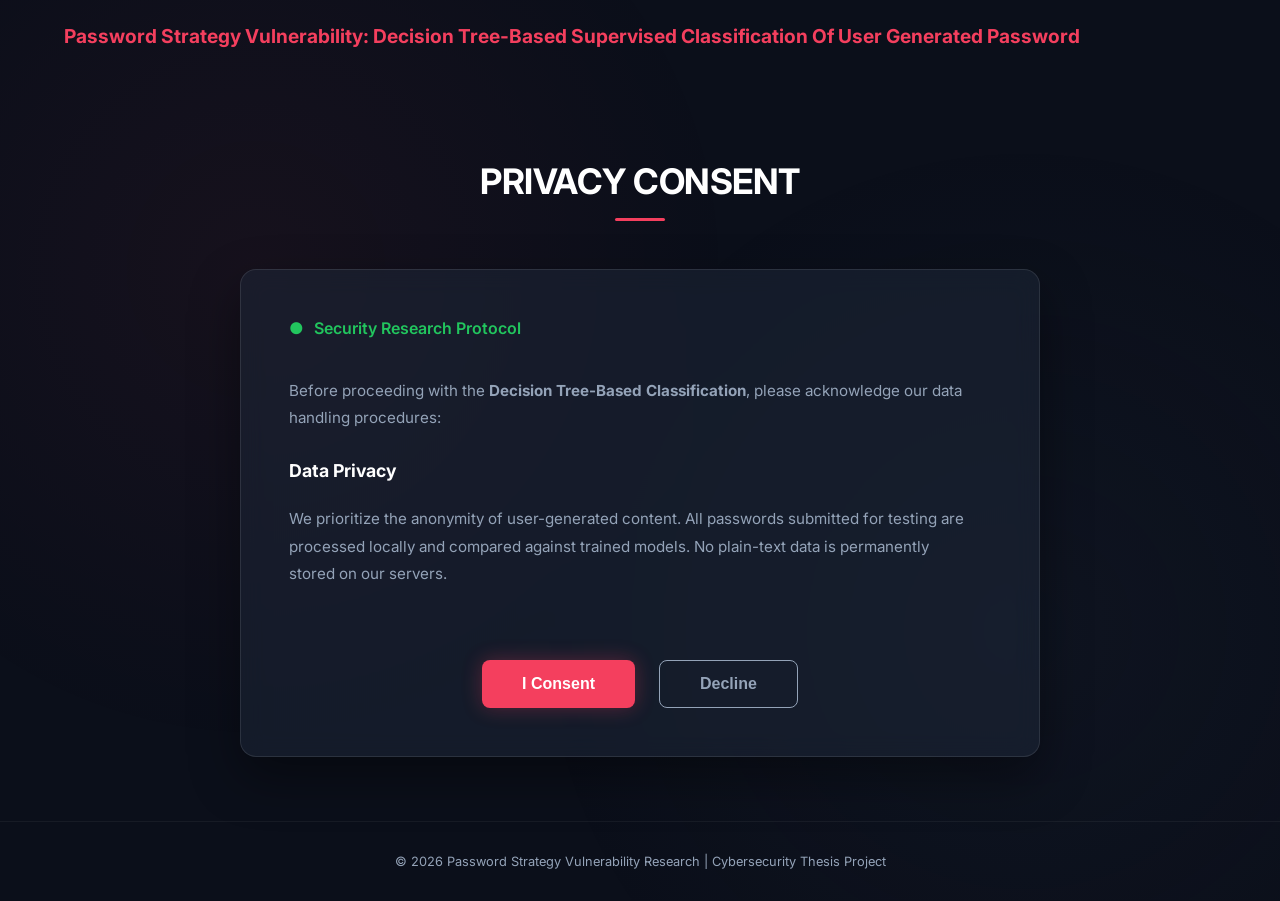
<file: PrivacyConsent.html>
<!DOCTYPE html>
<html lang="en">
<head>
    <meta charset="UTF-8">
    <meta name="viewport" content="width=device-width, initial-scale=1.0">
    <title>Privacy Consent | Password Strategy Analysis</title>
    <link href="https://fonts.googleapis.com/css2?family=Inter:wght@300;400;600;700&display=swap" rel="stylesheet">
    <style>
        :root {
            --bg-dark: #0b0f1a; /* Matching the deep dark blue in your images */
            --bg-card: rgba(30, 41, 59, 0.5);
            --accent-pink: #f43f5e;
            --text-main: #ffffff;
            --text-muted: #94a3b8;
            --border-glow: rgba(244, 63, 94, 0.3);
            --green-glow: rgba(34, 197, 94, 0.2);
        }

        body {
            font-family: 'Inter', sans-serif;
            background-color: var(--bg-dark);
            color: var(--text-main);
            margin: 0;
            display: flex;
            flex-direction: column;
            min-height: 100vh;
            overflow-x: hidden;
        }

        /* Subtle Gradient Background to match Image 2 */
        body::before {
            content: "";
            position: fixed;
            top: 0; left: 0; width: 100%; height: 100%;
            background: radial-gradient(circle at 20% 30%, rgba(244, 63, 94, 0.05) 0%, transparent 40%),
                        radial-gradient(circle at 80% 70%, rgba(30, 41, 59, 0.2) 0%, transparent 40%);
            z-index: -1;
        }

        nav {
            padding: 1.5rem 5%;
            display: flex;
            justify-content: space-between;
            align-items: center;
        }

        .logo {
            color: var(--accent-pink);
            font-weight: 700;
            font-size: 1.2rem;
            text-transform: capitalize;
        }

        .container {
            max-width: 800px;
            margin: 2rem auto;
            padding: 2rem;
            text-align: center;
        }

        h1 {
            font-size: 2.2rem;
            margin-bottom: 1rem;
            letter-spacing: -0.5px;
        }

        .accent-line {
            width: 50px;
            height: 3px;
            background: var(--accent-pink);
            margin: 0 auto 3rem auto;
            border-radius: 10px;
        }

        /* The Card Styling */
        .consent-card {
            background: var(--bg-card);
            border: 1px solid rgba(255, 255, 255, 0.1);
            backdrop-filter: blur(12px);
            padding: 3rem;
            border-radius: 16px;
            text-align: left;
            box-shadow: 0 20px 50px rgba(0,0,0,0.4);
        }

        .consent-header {
            color: #22c55e; /* Green matching the input box border in Image 1 */
            font-weight: 600;
            margin-bottom: 1.5rem;
            display: flex;
            align-items: center;
            gap: 10px;
        }

        .scroll-content {
            height: 250px;
            overflow-y: auto;
            padding-right: 1.5rem;
            color: var(--text-muted);
            font-size: 0.95rem;
            line-height: 1.8;
        }

        .scroll-content::-webkit-scrollbar { width: 4px; }
        .scroll-content::-webkit-scrollbar-thumb { background: var(--accent-pink); border-radius: 10px; }

        h3 { color: var(--text-main); margin-top: 1.5rem; }

        .button-group {
            margin-top: 3rem;
            display: flex;
            gap: 1.5rem;
            justify-content: center;
        }

        .btn {
            padding: 0.9rem 2.5rem;
            border-radius: 8px;
            font-weight: 600;
            cursor: pointer;
            transition: 0.3s;
            border: none;
            font-size: 1rem;
        }

        .btn-accept {
            background: var(--accent-pink);
            color: white;
            box-shadow: 0 0 20px var(--border-glow);
        }

        .btn-accept:hover {
            transform: scale(1.05);
            background: #fb7185;
        }

        .btn-decline {
            background: transparent;
            color: var(--text-muted);
            border: 1px solid var(--text-muted);
        }

        .btn-decline:hover {
            color: white;
            border-color: white;
        }

        footer {
            margin-top: auto;
            padding: 2rem;
            text-align: center;
            font-size: 0.8rem;
            color: var(--text-muted);
            border-top: 1px solid rgba(255, 255, 255, 0.05);
        }
    </style>
</head>
<body>

    <nav>
        <div class="logo">Password Strategy Vulnerability: Decision Tree-Based 
            Supervised Classification of User Generated Password</div>
    </nav>

    <div class="container">
        <h1>PRIVACY CONSENT</h1>
        <div class="accent-line"></div>

        <div class="consent-card">
            <div class="consent-header">
                <span>●</span> Security Research Protocol
            </div>

            <div class="scroll-content">
                <p>Before proceeding with the <strong>Decision Tree-Based Classification</strong>, please acknowledge our data handling procedures:</p>
                
                <h3>Data Privacy</h3>
                <p>We prioritize the anonymity of user-generated content. All passwords submitted for testing are processed locally and compared against trained models. No plain-text data is permanently stored on our servers.</p>

                <h3>Research Integrity</h3>
                <p>This system is part of a 2026 Cybersecurity Thesis Project. By clicking accept, you contribute to the validation of our supervised machine learning model designed to identify common attack vectors.</p>

                <h3>Liability</h3>
                <p>The "Crack Tester" provides vulnerability estimations based on pattern recognition. It should be used as a guideline, not an absolute guarantee of cryptographic strength.</p>
            </div>

            <div class="button-group">
                <button class="btn btn-accept" onclick="handleConsent(true)">I Consent</button>
                <button class="btn btn-decline" onclick="handleConsent(false)">Decline</button>
            </div>
        </div>
    </div>

    <footer>
        © 2026 Password Strategy Vulnerability Research | Cybersecurity Thesis Project
    </footer>

    <script>
        function handleConsent(accepted) {
            if(accepted) {
                console.log("Consent Granted.");
                // Redirect to your next page, e.g., location.href = 'tester.html';
                window.location.href = 'crack-tester.html';
            } else {
                alert("Access to the analysis tool requires privacy consent.");
            }
        }
    </script>
</body>
</html>
</file>
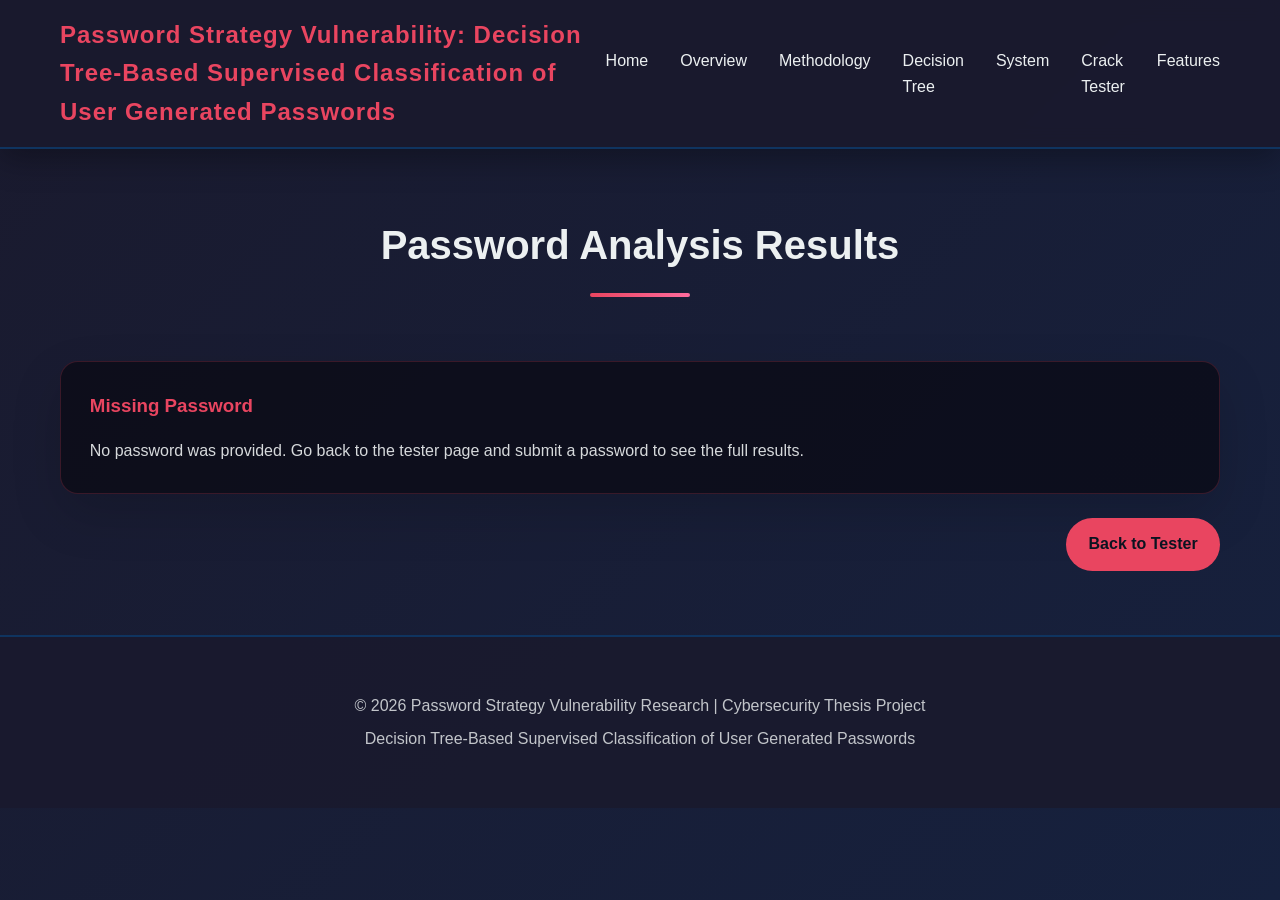
<file: results.html>
<!DOCTYPE html>
<html lang="en">
<head>
    <meta charset="UTF-8">
    <meta name="viewport" content="width=device-width, initial-scale=1.0">
    <title>Password Results - Password Strategy Vulnerability Analysis</title>
    <link rel="stylesheet" href="design.css">
    <style>
        .results-page {
            padding: 4rem 0;
        }
        .results-container {
            display: grid;
            gap: 1.5rem;
        }
        .results-card {
            background: rgba(10, 10, 20, 0.75);
            border: 1px solid rgba(233, 69, 96, 0.2);
            border-radius: 18px;
            padding: 1.8rem;
            box-shadow: 0 20px 50px rgba(0, 0, 0, 0.15);
        }
        .results-card h3 {
            margin-bottom: 1rem;
            color: var(--highlight-color);
        }
        .results-card p,
        .results-card li {
            color: rgba(236, 240, 241, 0.9);
            line-height: 1.7;
        }
        .results-card ul {
            list-style: inside disc;
            margin-left: 0;
            padding-left: 0;
        }
        .result-actions {
            margin-top: 1.5rem;
            display: flex;
            justify-content: flex-end;
        }
        .primary-btn {
            display: inline-block;
            background: var(--highlight-color);
            color: #0b1320;
            padding: 0.85rem 1.4rem;
            border-radius: 999px;
            text-decoration: none;
            font-weight: 700;
            transition: transform 0.2s ease, background 0.2s ease;
        }
        .primary-btn:hover {
            transform: translateY(-2px);
            background: #f66f89;
        }
        .vector-display {
            background: rgba(10, 10, 20, 0.9);
            padding: 1rem;
            border-radius: 10px;
            overflow-x: auto;
            font-family: 'Courier New', monospace;
            font-size: 0.95rem;
            color: #2ecc71;
            line-height: 1.6;
        }
    </style>
</head>
<body>
    <nav class="navbar">
        <div class="nav-container">
            <div class="logo"><a href="index.html" style="text-decoration: none; color: inherit;">Password Strategy Vulnerability: Decision Tree-Based Supervised Classification of User Generated Passwords</a></div>
            <ul class="nav-menu">
                <li><a href="index.html" class="nav-link">Home</a></li>
                <li><a href="overview.html" class="nav-link">Overview</a></li>
                <li><a href="methodology.html" class="nav-link">Methodology</a></li>
                <li><a href="tree.html" class="nav-link">Decision Tree</a></li>
                <li><a href="architecture.html" class="nav-link">System</a></li>
                <li><a href="crack-tester.html" class="nav-link">Crack Tester</a></li>
                <li><a href="features.html" class="nav-link">Features</a></li>
            </ul>
        </div>
    </nav>

    <section class="results-page" id="results">
        <div class="container">
            <h2 class="section-title">Password Analysis Results</h2>
            <div id="resultsContainer" class="results-container"></div>
            <div class="result-actions">
                <a href="crack-tester.html" class="primary-btn">Back to Tester</a>
            </div>
        </div>
    </section>

    <footer class="footer">
        <div class="container">
            <p>&copy; 2026 Password Strategy Vulnerability Research | Cybersecurity Thesis Project</p>
            <p>Decision Tree-Based Supervised Classification of User Generated Passwords</p>
        </div>
    </footer>

    <script src="script.js"></script>
    <script>
        function getPasswordFromQuery() {
            return new URLSearchParams(window.location.search).get('password') || '';
        }

        function getVulnerabilityExplanation(vulnerability) {
            if (vulnerability === 'RULE-BASED') {
                return 'Password is vulnerable to rule-based dictionary attacks. It contains dictionary words combined with predictable transformations like leetspeak, capitalization patterns, or numeric suffixes.';
            }
            if (vulnerability === 'DICTIONARY') {
                return 'Password is vulnerable to dictionary attacks. It contains common words that exist in password dictionaries, making it susceptible to direct dictionary lookup attacks.';
            }
            return 'Password is resistant to common attacks. It has no predictable patterns or dictionary words, requiring attackers to use brute-force methods (character-by-character guessing), which is computationally expensive.';
        }

        function buildFeatureVectorHtml(features) {
            let html = '[<br>';
            for (let key in features) {
                html += `&nbsp;&nbsp;<span style="color: #2ecc71;">${key}</span><span style="color: #ff9999;">: </span><span style="color: #6dd5ff;">${features[key]}</span>,<br>`;
            }
            html += ']';
            return html;
        }

        function renderResults() {
            const password = getPasswordFromQuery();
            const resultsContainer = document.getElementById('resultsContainer');

            if (!password) {
                resultsContainer.innerHTML = `
                    <div class="results-card">
                        <h3>Missing Password</h3>
                        <p>No password was provided. Go back to the tester page and submit a password to see the full results.</p>
                    </div>
                `;
                return;
            }

            fetch(`/api/analyze?password=${encodeURIComponent(password)}`)
                .then(response => {
                    if (!response.ok) {
                        throw new Error('Failed to analyze password.');
                    }
                    return response.json();
                })
                .then(data => {
                    const features = data.features;
                    const vulnerability = data.vulnerability;
                    const strength = data.strength;
                    const recommendations = data.recommendations;

                    resultsContainer.innerHTML = `
                        <div class="results-card">
                            <h3>Summary</h3>
                            <p><strong>Password length:</strong> ${features.length}</p>
                            <p><strong>Vulnerability:</strong> ${vulnerability}</p>
                        </div>

                        <div class="results-card">
                            <h3>Vulnerability Details</h3>
                            <p>${getVulnerabilityExplanation(vulnerability)}</p>
                        </div>

                        <div class="results-card">
                            <h3>Strength Criteria</h3>
                            <ul>${strength.criteria.map(c => `<li class="${c.met ? 'met' : ''}">${c.text}</li>`).join('')}</ul>
                        </div>

                        <div class="results-card feature-vector">
                            <h3>Extracted Feature Vector</h3>
                            <div class="vector-display">${buildFeatureVectorHtml(features)}</div>
                        </div>

                        <div class="results-card">
                            <h3>Recommendations</h3>
                            <ul>${recommendations.map(rec => `<li>${rec}</li>`).join('')}</ul>
                        </div>
                    `;
                })
                .catch(error => {
                    resultsContainer.innerHTML = `
                        <div class="results-card">
                            <h3>Analysis Error</h3>
                            <p>Unable to load your password analysis at this time. Please make sure the server is running and try again.</p>
                        </div>
                    `;
                    console.error(error);
                });
        }

        document.addEventListener('DOMContentLoaded', renderResults);
    </script>
</body>
</html>
</file>
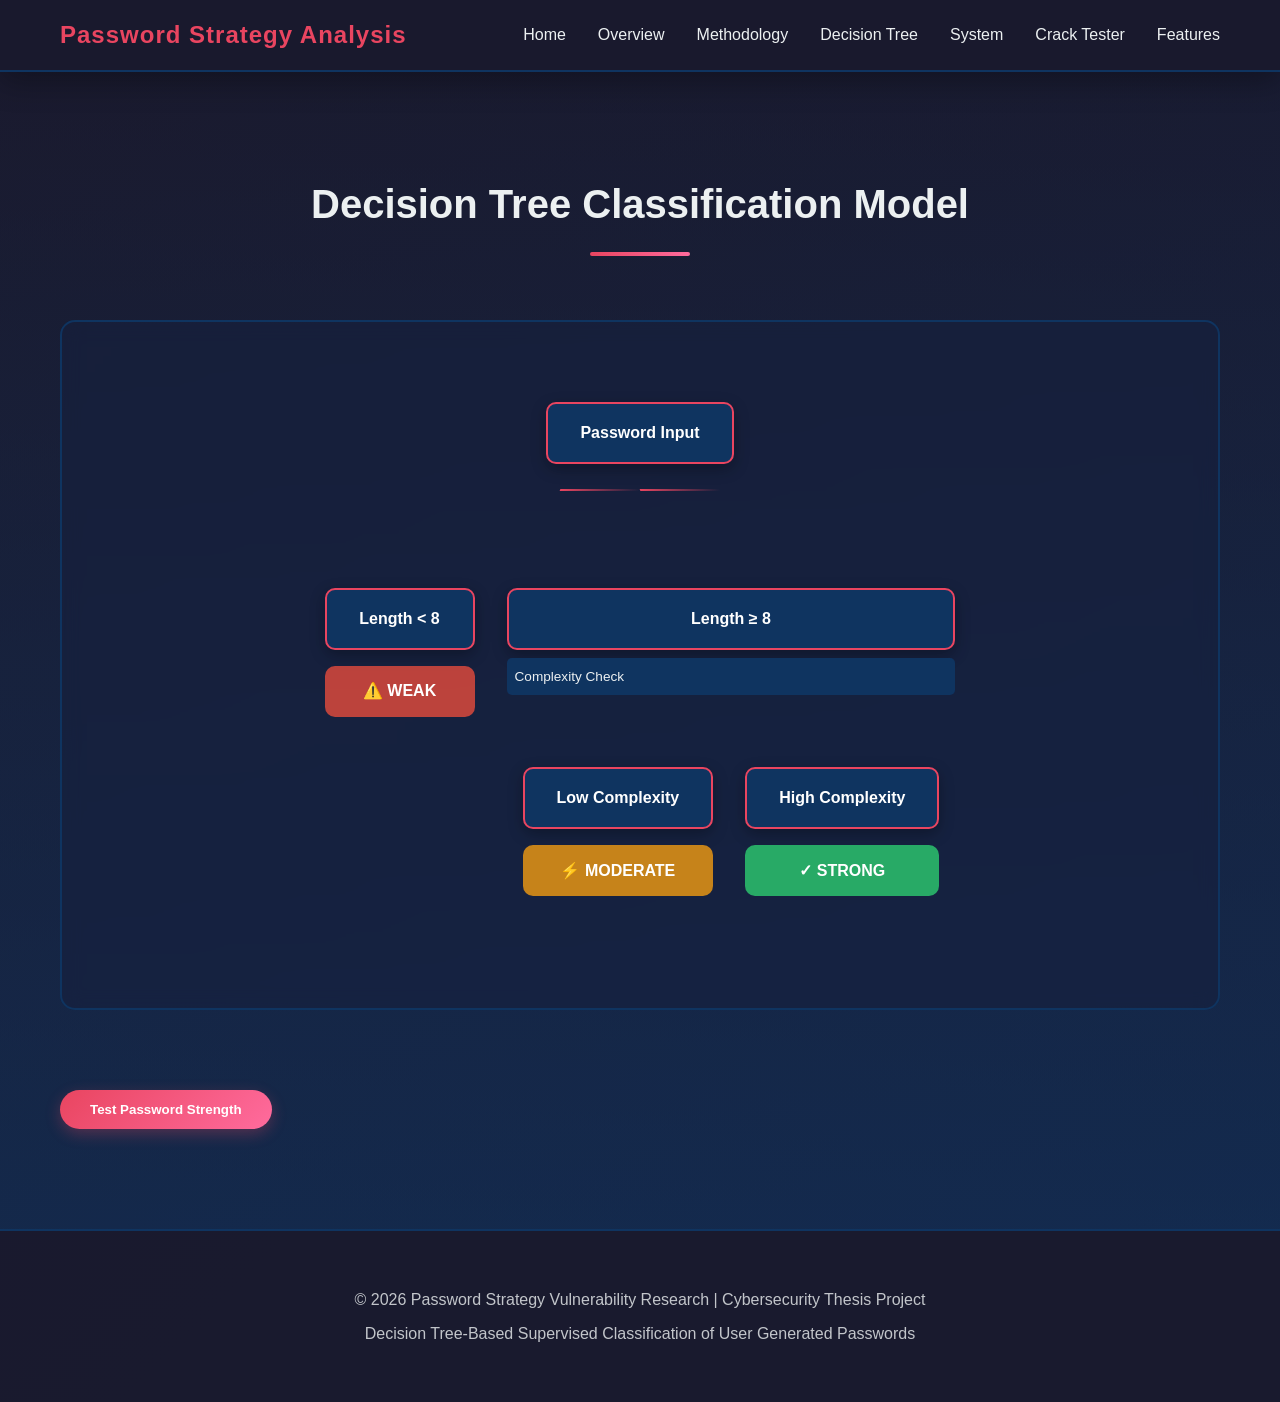
<file: tree.html>
<!DOCTYPE html>
<html lang="en">
<head>
    <meta charset="UTF-8">
    <meta name="viewport" content="width=device-width, initial-scale=1.0">
    <title>Decision Tree - Password Strategy Vulnerability Analysis</title>
    <link rel="stylesheet" href="design.css">
</head>
<body>
    <!-- Navigation -->
    <nav class="navbar">
        <div class="nav-container">
            <div class="logo"><a href="index.html" style="text-decoration: none; color: inherit;">Password Strategy Analysis</a></div>
            <ul class="nav-menu">
                <li><a href="index.html" class="nav-link">Home</a></li>
                <li><a href="overview.html" class="nav-link">Overview</a></li>
                <li><a href="methodology.html" class="nav-link">Methodology</a></li>
                <li><a href="tree.html" class="nav-link">Decision Tree</a></li>
                <li><a href="architecture.html" class="nav-link">System</a></li>
                <li><a href="crack-tester.html" class="nav-link">Crack Tester</a></li>
                <li><a href="features.html" class="nav-link">Features</a></li>
            </ul>
        </div>
    </nav>

    <!-- Decision Tree Section -->
    <section id="tree" class="decision-tree">
        <div class="container">
            <h2 class="section-title">Decision Tree Classification Model</h2>
            <div class="tree-visualization">
                <div class="tree-node root">
                    <div class="node-box">Password Input</div>
                    <div class="branches">
                        <div class="branch left-branch"></div>
                        <div class="branch right-branch"></div>
                    </div>
                </div>
                <div style="display: flex; justify-content: space-around; margin-top: 60px;">
                    <div class="tree-node">
                        <div class="node-box">Length < 8</div>
                        <div class="node-result weak">⚠️ WEAK</div>
                    </div>
                    <div class="tree-node">
                        <div class="node-box">Length ≥ 8</div>
                        <div class="sub-check">Complexity Check</div>
                        <div style="display: flex; justify-content: space-around; margin-top: 40px;">
                            <div class="tree-node">
                                <div class="node-box">Low Complexity</div>
                                <div class="node-result moderate">⚡ MODERATE</div>
                            </div>
                            <div class="tree-node">
                                <div class="node-box">High Complexity</div>
                                <div class="node-result strong">✓ STRONG</div>
                            </div>
                        </div>
                    </div>
                </div>
            </div>
            <button class="test-button" onclick="location.href='index.html#tester'">Test Password Strength</button>
        </div>
    </section>

    <!-- Footer -->
    <footer class="footer">
        <div class="container">
            <p>&copy; 2026 Password Strategy Vulnerability Research | Cybersecurity Thesis Project</p>
            <p>Decision Tree-Based Supervised Classification of User Generated Passwords</p>
        </div>
    </footer>

    <script src="script.js"></script>
</body>
</html>
</file>
<file: design.css>
/* ===== Global Styles ===== */
* {
    margin: 0;
    padding: 0;
    box-sizing: border-box;
}

:root {
    --primary-color: #1a1a2e;
    --secondary-color: #16213e;
    --accent-color: #0f3460;
    --highlight-color: #e94560;
    --success-color: #2ecc71;
    --warning-color: #f39c12;
    --danger-color: #e74c3c;
    --text-light: #ecf0f1;
    --text-dark: #34495e;
    --border-color: #2c3e50;
    --shadow: 0 10px 30px rgba(0, 0, 0, 0.3);
    --transition: all 0.3s ease;
}

html {
    scroll-behavior: smooth;
}

body {
    font-family: 'Segoe UI', Tahoma, Geneva, Verdana, sans-serif;
    background: linear-gradient(135deg, #1a1a2e 0%, #16213e 100%);
    color: var(--text-light);
    line-height: 1.6;
    min-height: 100vh;
}

.container {
    max-width: 1200px;
    margin: 0 auto;
    padding: 0 20px;
}

/* ===== Navigation ===== */
.navbar {
    background: rgba(26, 26, 46, 0.95);
    backdrop-filter: blur(10px);
    padding: 1rem 0;
    position: sticky;
    top: 0;
    z-index: 1000;
    box-shadow: var(--shadow);
    border-bottom: 2px solid var(--accent-color);
}

.nav-container {
    max-width: 1200px;
    margin: 0 auto;
    padding: 0 20px;
    display: flex;
    justify-content: space-between;
    align-items: center;
}

.logo {
    font-size: 1.5rem;
    font-weight: bold;
    color: var(--highlight-color);
    letter-spacing: 1px;
}

.nav-menu {
    display: flex;
    list-style: none;
    gap: 2rem;
}

.nav-link {
    color: var(--text-light);
    text-decoration: none;
    transition: var(--transition);
    position: relative;
    cursor: pointer;
}

.nav-link:hover {
    color: var(--highlight-color);
}

.nav-link::after {
    content: '';
    position: absolute;
    width: 0;
    height: 2px;
    bottom: -5px;
    left: 0;
    background: var(--highlight-color);
    transition: var(--transition);
}

.nav-link:hover::after {
    width: 100%;
}

/* ===== Hero Section ===== */
.hero {
    display: flex;
    align-items: center;
    justify-content: space-between;
    min-height: 90vh;
    padding: 80px 20px;
    background: linear-gradient(135deg, #0f3460 0%, #1a1a2e 50%, #16213e 100%);
    position: relative;
    overflow: hidden;
}

.hero::before {
    content: '';
    position: absolute;
    top: 0;
    left: 0;
    right: 0;
    bottom: 0;
    background: url('data:image/svg+xml,<svg xmlns="http://www.w3.org/2000/svg" viewBox="0 0 1200 600"><circle cx="200" cy="150" r="100" fill="rgba(233, 69, 96, 0.05)"/><circle cx="1000" cy="400" r="150" fill="rgba(15, 52, 96, 0.1)"/></svg>');
    pointer-events: none;
}

.hero-content {
    flex: 1;
    z-index: 1;
    max-width: 600px;
    animation: slideInLeft 0.8s ease;
}

.title-main {
    font-size: 3.5rem;
    font-weight: 900;
    line-height: 1.2;
    margin-bottom: 1rem;
    background: linear-gradient(135deg, var(--highlight-color), #ff6b9d);
    -webkit-background-clip: text;
    -webkit-text-fill-color: transparent;
    background-clip: text;
    text-shadow: 0 4px 20px rgba(233, 69, 96, 0.3);
}

.title-sub {
    font-size: 1.3rem;
    color: var(--text-light);
    margin-bottom: 1.5rem;
    font-weight: 300;
    letter-spacing: 0.5px;
}

.hero-description {
    font-size: 1.1rem;
    color: rgba(236, 240, 241, 0.8);
    margin-bottom: 2rem;
    line-height: 1.8;
}

.cta-button {
    padding: 15px 40px;
    font-size: 1.1rem;
    background: linear-gradient(135deg, var(--highlight-color), #ff6b9d);
    color: white;
    border: none;
    border-radius: 50px;
    cursor: pointer;
    transition: var(--transition);
    box-shadow: 0 10px 25px rgba(233, 69, 96, 0.4);
    font-weight: 600;
    letter-spacing: 1px;
}

.cta-button:hover {
    transform: translateY(-3px);
    box-shadow: 0 15px 35px rgba(233, 69, 96, 0.6);
}

.hero-animation {
    flex: 1;
    display: flex;
    align-items: center;
    justify-content: center;
    animation: slideInRight 0.8s ease;
}

.animated-lock {
    width: 200px;
    height: 200px;
    background: linear-gradient(135deg, var(--highlight-color), #ff6b9d);
    border-radius: 20px;
    position: relative;
    animation: float 3s ease-in-out infinite;
    box-shadow: 0 20px 60px rgba(233, 69, 96, 0.4);
}

.animated-lock::before {
    content: '🔐';
    position: absolute;
    top: 50%;
    left: 50%;
    transform: translate(-50%, -50%);
    font-size: 120px;
    animation: pulse 2s ease-in-out infinite;
}

/* ===== Quick Highlights Section ===== */
.quick-highlights {
    padding: 80px 20px;
    background: linear-gradient(180deg, rgba(16, 52, 96, 0.3), rgba(26, 26, 46, 0.5));
    border-top: 2px solid var(--accent-color);
    border-bottom: 2px solid var(--accent-color);
}

.highlights-grid {
    display: grid;
    grid-template-columns: repeat(auto-fit, minmax(250px, 1fr));
    gap: 2rem;
}

.highlight-card {
    background: rgba(22, 33, 62, 0.7);
    border: 2px solid rgba(233, 69, 96, 0.3);
    border-radius: 15px;
    padding: 2rem;
    text-align: center;
    transition: var(--transition);
    backdrop-filter: blur(10px);
}

.highlight-card:hover {
    transform: translateY(-8px);
    border-color: var(--highlight-color);
    background: rgba(22, 33, 62, 0.9);
    box-shadow: 0 15px 40px rgba(233, 69, 96, 0.2);
}

.highlight-icon {
    font-size: 3rem;
    margin-bottom: 1rem;
    display: inline-block;
    animation: bounce 2s ease-in-out infinite;
}

.highlight-card h3 {
    font-size: 1.3rem;
    margin-bottom: 0.8rem;
    color: var(--highlight-color);
}

.highlight-card p {
    font-size: 0.95rem;
    color: rgba(236, 240, 241, 0.7);
    line-height: 1.6;
}

/* ===== Overview Section ===== */
.overview {
    padding: 100px 20px;
    background: linear-gradient(180deg, rgba(26, 26, 46, 0.5), rgba(16, 52, 96, 0.5));
}

.section-title {
    font-size: 2.5rem;
    text-align: center;
    margin-bottom: 4rem;
    color: var(--text-light);
    position: relative;
    padding-bottom: 20px;
}

.section-title::after {
    content: '';
    position: absolute;
    bottom: 0;
    left: 50%;
    transform: translateX(-50%);
    width: 100px;
    height: 4px;
    background: linear-gradient(90deg, var(--highlight-color), #ff6b9d);
    border-radius: 2px;
}

.overview-grid {
    display: grid;
    grid-template-columns: repeat(auto-fit, minmax(280px, 1fr));
    gap: 2rem;
}

.overview-card {
    background: rgba(22, 33, 62, 0.6);
    border: 2px solid var(--accent-color);
    border-radius: 15px;
    padding: 2rem;
    transition: var(--transition);
    backdrop-filter: blur(10px);
    cursor: pointer;
}

.overview-card:hover {
    transform: translateY(-10px);
    border-color: var(--highlight-color);
    box-shadow: 0 20px 40px rgba(233, 69, 96, 0.2);
}

.overview-card .icon {
    font-size: 3rem;
    margin-bottom: 1rem;
    display: block;
}

.overview-card h3 {
    font-size: 1.5rem;
    margin-bottom: 1rem;
    color: var(--highlight-color);
}

.overview-card p {
    color: rgba(236, 240, 241, 0.8);
    line-height: 1.8;
}

/* ===== Methodology Section ===== */
.methodology {
    padding: 100px 20px;
    background: linear-gradient(180deg, rgba(16, 52, 96, 0.5), rgba(26, 26, 46, 0.5));
}

.methodology-timeline {
    position: relative;
    max-width: 900px;
    margin: 0 auto;
}

.methodology-timeline::before {
    content: '';
    position: absolute;
    left: 50%;
    transform: translateX(-50%);
    width: 4px;
    height: 100%;
    background: linear-gradient(180deg, var(--highlight-color), #ff6b9d);
}

.timeline-item {
    display: flex;
    justify-content: space-between;
    margin-bottom: 4rem;
    position: relative;
}

.timeline-item:nth-child(odd) {
    flex-direction: row-reverse;
}

.timeline-marker {
    width: 50px;
    height: 50px;
    background: var(--highlight-color);
    border-radius: 50%;
    display: flex;
    align-items: center;
    justify-content: center;
    font-weight: bold;
    font-size: 1.5rem;
    color: white;
    position: relative;
    z-index: 10;
    border: 4px solid #1a1a2e;
}

.timeline-content {
    width: 45%;
    background: rgba(22, 33, 62, 0.7);
    padding: 2rem;
    border-radius: 10px;
    border-left: 4px solid var(--highlight-color);
    backdrop-filter: blur(10px);
}

.timeline-content h3 {
    color: var(--highlight-color);
    margin-bottom: 1rem;
    font-size: 1.3rem;
}

.timeline-content p {
    color: rgba(236, 240, 241, 0.8);
}

/* ===== Decision Tree Section ===== */
.decision-tree {
    padding: 100px 20px;
    background: linear-gradient(180deg, rgba(26, 26, 46, 0.5), rgba(16, 52, 96, 0.5));
}

.tree-visualization {
    background: rgba(22, 33, 62, 0.6);
    border-radius: 15px;
    padding: 3rem;
    margin: 3rem 0;
    border: 2px solid var(--accent-color);
    backdrop-filter: blur(10px);
    display: flex;
    flex-direction: column;
    align-items: center;
}

.tree-node {
    margin: 2rem 1rem;
}

.node-box {
    background: linear-gradient(135deg, var(--accent-color), #0f3460);
    padding: 1rem 2rem;
    border-radius: 10px;
    border: 2px solid var(--highlight-color);
    color: white;
    font-weight: 600;
    min-width: 150px;
    text-align: center;
    box-shadow: 0 5px 15px rgba(0, 0, 0, 0.3);
}

.node-result {
    padding: 0.8rem 1.5rem;
    border-radius: 10px;
    margin-top: 1rem;
    font-weight: 700;
    text-align: center;
    min-width: 150px;
}

.node-result.weak {
    background: rgba(231, 76, 60, 0.8);
    color: white;
}

.node-result.moderate {
    background: rgba(243, 156, 18, 0.8);
    color: white;
}

.node-result.strong {
    background: rgba(46, 204, 113, 0.8);
    color: white;
}

.sub-check {
    background: var(--accent-color);
    padding: 0.5rem;
    border-radius: 5px;
    font-size: 0.85rem;
    margin-top: 0.5rem;
}

.branches {
    position: relative;
}

.branch {
    position: absolute;
    background: linear-gradient(90deg, var(--highlight-color), transparent);
    height: 2px;
    width: 60px;
}

.left-branch {
    width: 80px;
    right: 50%;
    top: 25px;
    transform: skewX(-20deg);
}

.right-branch {
    width: 80px;
    left: 50%;
    top: 25px;
    transform: skewX(20deg);
}

.test-button {
    margin-top: 2rem;
    padding: 12px 30px;
    background: linear-gradient(135deg, var(--highlight-color), #ff6b9d);
    color: white;
    border: none;
    border-radius: 25px;
    cursor: pointer;
    font-weight: 600;
    transition: var(--transition);
    box-shadow: 0 5px 15px rgba(233, 69, 96, 0.3);
}

.test-button:hover {
    transform: translateY(-3px);
    box-shadow: 0 10px 25px rgba(233, 69, 96, 0.5);
}

/* ===== Password Tester Section ===== */
.password-tester {
    padding: 100px 20px;
    background: linear-gradient(180deg, rgba(34, 139, 34, 0.08), rgba(46, 204, 113, 0.06));
    border-top: 4px solid rgba(46, 204, 113, 0.12);
}

.tester-container {
    position: relative;
    max-width: 500px;
    margin: 2rem auto;
}

/* Two-column layout for tester */
.tester-layout {
    display: flex;
    gap: 2rem;
    align-items: flex-start;
    justify-content: center;
    max-width: 1000px;
    margin: 0 auto;
}

.tester-main {
    flex: 1 1 60%;
}

.tester-sidebar {
    width: 360px;
    flex: 0 0 360px;
}

.sidebar-top-row {
    display: flex;
    gap: 1rem;
    flex-wrap: wrap;
}

.sidebar-top-row > div {
    flex: 1;
    min-width: 250px;
}

@media (max-width: 900px) {
    .tester-layout {
        flex-direction: column;
        padding: 0 10px;
    }

    .tester-sidebar {
        width: 100%;
        flex: none;
    }

    .sidebar-top-row {
        flex-direction: column;
    }
}

.password-input {
    width: 100%;
    padding: 15px 50px 15px 20px;
    font-size: 1rem;
    border: 2px solid var(--success-color);
    border-radius: 10px;
    background: rgba(10, 30, 10, 0.6);
    color: #eefaf0;
    outline: none;
    transition: var(--transition);
}

.password-input:focus {
    border-color: var(--success-color);
    box-shadow: 0 0 18px rgba(46, 204, 113, 0.25);
}

.password-input::placeholder {
    color: rgba(236, 240, 241, 0.5);
}

.toggle-btn {
    position: absolute;
    right: 15px;
    top: 50%;
    transform: translateY(-50%);
    background: none;
    border: none;
    color: var(--text-light);
    cursor: pointer;
    font-size: 1.5rem;
    transition: var(--transition);
}

.toggle-btn:hover {
    color: var(--success-color);
}

.strength-meter {
    margin: 2rem auto;
    max-width: 500px;
    height: 10px;
    background: rgba(10, 30, 10, 0.6);
    border-radius: 10px;
    overflow: hidden;
    border: 2px solid rgba(46, 204, 113, 0.2);
}

.strength-bar {
    height: 100%;
    width: 0%;
    background: linear-gradient(90deg, rgba(46,204,113,0.9), rgba(39,174,96,0.9));
    transition: width 0.3s ease;
    border-radius: 10px;
}

.strength-result {
    text-align: center;
    margin: 1.5rem auto;
    font-size: 1.1rem;
    font-weight: 600;
    color: var(--success-color);
    min-height: 30px;
}

.criteria-list {
    max-width: 500px;
    margin: 2rem auto;
    background: rgba(10, 30, 10, 0.6);
    padding: 1.5rem;
    border-radius: 10px;
    border: 2px solid rgba(46, 204, 113, 0.18);
}

.criteria-list h4 {
    color: var(--success-color);
    margin-bottom: 1rem;
}

.criteria-list ul {
    list-style: none;
}

.criteria-list li {
    padding: 0.5rem 0;
    color: rgba(236, 240, 241, 0.8);
    position: relative;
    padding-left: 25px;
}

.criteria-list li::before {
    content: '○';
    position: absolute;
    left: 0;
    color: rgba(46, 204, 113, 0.9);
    font-weight: bold;
}

.criteria-list li.met::before {
    content: '✓';
    color: var(--success-color);
}

.criteria-list li.met {
    color: var(--success-color);
}

/* ===== Vulnerability Result ===== */
.vulnerability-result {
    max-width: 500px;
    margin: 2rem auto;
    background: rgba(22, 33, 62, 0.6);
    padding: 1.5rem;
    border-radius: 10px;
    border: 2px solid var(--accent-color);
    backdrop-filter: blur(10px);
}

.vulnerability-result h4 {
    color: var(--highlight-color);
    margin-bottom: 1rem;
    font-size: 1.1rem;
}

.vulnerability-type {
    padding: 1rem;
    border-radius: 8px;
    margin-bottom: 1rem;
    font-weight: 600;
    text-align: center;
}

.vulnerability-type.rule-based {
    background: rgba(231, 76, 60, 0.2);
    border: 2px solid var(--danger-color);
    color: #ff6b6b;
}

.vulnerability-type.dictionary {
    background: rgba(243, 156, 18, 0.2);
    border: 2px solid var(--warning-color);
    color: #ffd700;
}

.vulnerability-type.brute-force {
    background: rgba(46, 204, 113, 0.2);
    border: 2px solid var(--success-color);
    color: #2ecc71;
}

.vulnerability-explain {
    background: rgba(10, 10, 20, 0.6);
    padding: 1rem;
    border-radius: 8px;
    color: rgba(236, 240, 241, 0.8);
    font-size: 0.95rem;
    border-left: 4px solid var(--highlight-color);
}

/* ===== Feature Vector Display ===== */
.feature-vector {
    margin-bottom: 2rem;
    background: rgba(22, 33, 62, 0.6);
    padding: 1.5rem;
    border-radius: 10px;
    border: 2px solid var(--accent-color);
    backdrop-filter: blur(10px);
}

.feature-vector h4 {
    color: var(--highlight-color);
    margin-bottom: 1rem;
    font-size: 1.1rem;
}

.vector-display {
    background: rgba(10, 10, 20, 0.8);
    padding: 1.2rem;
    border-radius: 8px;
    border: 1px solid var(--accent-color);
    font-family: 'Courier New', monospace;
    color: #2ecc71;
    font-size: 0.85rem;
    line-height: 1.6;
    max-height: 400px;
    overflow-y: auto;
    word-break: break-word;
}

.vector-display::-webkit-scrollbar {
    width: 6px;
}

.vector-display::-webkit-scrollbar-track {
    background: rgba(10, 10, 20, 0.6);
    border-radius: 3px;
}

.vector-display::-webkit-scrollbar-thumb {
    background: var(--highlight-color);
    border-radius: 3px;
}

.vector-display::-webkit-scrollbar-thumb:hover {
    background: #ff6b9d;
}

/* ===== Features Section ===== */
.features {
    padding: 100px 20px;
    background: linear-gradient(180deg, rgba(26, 26, 46, 0.5), rgba(16, 52, 96, 0.5));
}

.features-grid {
    display: grid;
    grid-template-columns: repeat(auto-fit, minmax(300px, 1fr));
    gap: 2rem;
}

.feature-item {
    background: rgba(22, 33, 62, 0.6);
    padding: 2rem;
    border-radius: 15px;
    border: 2px solid var(--accent-color);
    transition: var(--transition);
    backdrop-filter: blur(10px);
}

.feature-item:hover {
    transform: translateY(-8px);
    border-color: var(--highlight-color);
    box-shadow: 0 15px 30px rgba(233, 69, 96, 0.2);
}

.feature-item h3 {
    color: var(--highlight-color);
    margin-bottom: 1rem;
    font-size: 1.3rem;
}

.feature-item p {
    color: rgba(236, 240, 241, 0.8);
    line-height: 1.8;
}

/* ===== Footer ===== */
.footer {
    background: rgba(26, 26, 46, 0.95);
    border-top: 2px solid var(--accent-color);
    padding: 3rem 20px;
    text-align: center;
    color: rgba(236, 240, 241, 0.8);
}

.footer p {
    margin: 0.5rem 0;
}

/* ===== Animations ===== */
@keyframes slideInLeft {
    from {
        opacity: 0;
        transform: translateX(-50px);
    }
    to {
        opacity: 1;
        transform: translateX(0);
    }
}

@keyframes slideInRight {
    from {
        opacity: 0;
        transform: translateX(50px);
    }
    to {
        opacity: 1;
        transform: translateX(0);
    }
}

@keyframes float {
    0%, 100% {
        transform: translateY(0px);
    }
    50% {
        transform: translateY(-20px);
    }
}

@keyframes pulse {
    0%, 100% {
        transform: translate(-50%, -50%) scale(1);
    }
    50% {
        transform: translate(-50%, -50%) scale(1.1);
    }
}

@keyframes bounce {
    0%, 100% {
        transform: translateY(0);
    }
    50% {
        transform: translateY(-15px);
    }
}

.fade-in-card {
    animation: fadeIn 0.6s ease forwards;
    opacity: 0;
}

.fade-in-card:nth-child(1) {
    animation-delay: 0.1s;
}

.fade-in-card:nth-child(2) {
    animation-delay: 0.2s;
}

.fade-in-card:nth-child(3) {
    animation-delay: 0.3s;
}

.fade-in-card:nth-child(4) {
    animation-delay: 0.4s;
}

@keyframes fadeIn {
    from {
        opacity: 0;
        transform: translateY(20px);
    }
    to {
        opacity: 1;
        transform: translateY(0);
    }
}

/* ===== System Architecture Section ===== */
.system-architecture {
    padding: 100px 20px;
    background: linear-gradient(180deg, rgba(26, 26, 46, 0.5), rgba(16, 52, 96, 0.5));
}

.flow-diagram {
    display: flex;
    align-items: center;
    justify-content: center;
    gap: 1rem;
    margin: 3rem 0;
    background: rgba(22, 33, 62, 0.6);
    padding: 2rem;
    border-radius: 15px;
    border: 2px solid var(--accent-color);
    flex-wrap: wrap;
}

.flow-step {
    background: linear-gradient(135deg, var(--highlight-color), #ff6b9d);
    padding: 1rem 1.5rem;
    border-radius: 10px;
    font-weight: 600;
    color: white;
    min-width: 150px;
    text-align: center;
    box-shadow: 0 5px 15px rgba(233, 69, 96, 0.3);
}

.flow-arrow {
    font-size: 1.5rem;
    color: var(--highlight-color);
    font-weight: bold;
}

.clarifications-box {
    background: rgba(22, 33, 62, 0.6);
    border: 2px solid var(--accent-color);
    border-radius: 15px;
    padding: 2rem;
    margin: 2rem 0;
    backdrop-filter: blur(10px);
}

.clarifications-box h3 {
    color: var(--highlight-color);
    margin-bottom: 1.5rem;
    font-size: 1.3rem;
}

.clarifications-list {
    list-style: none;
}

.clarifications-list li {
    padding: 0.7rem 0;
    padding-left: 30px;
    position: relative;
    color: rgba(236, 240, 241, 0.9);
    line-height: 1.6;
}

.clarifications-list li::before {
    content: '✓';
    position: absolute;
    left: 0;
    color: var(--success-color);
    font-weight: bold;
    font-size: 1.2rem;
}

.ce-features {
    background: rgba(22, 33, 62, 0.6);
    border: 2px solid var(--accent-color);
    border-radius: 15px;
    padding: 2rem;
    margin: 2rem 0;
    backdrop-filter: blur(10px);
}

.ce-features h3 {
    color: var(--highlight-color);
    margin-bottom: 1.5rem;
    font-size: 1.3rem;
}

.features-columns {
    display: grid;
    grid-template-columns: repeat(auto-fit, minmax(250px, 1fr));
    gap: 2rem;
}

.feature-column {
    background: rgba(15, 52, 96, 0.5);
    padding: 1.5rem;
    border-radius: 10px;
    border-left: 4px solid var(--highlight-color);
}

.feature-column h4 {
    color: var(--highlight-color);
    margin-bottom: 1rem;
    font-size: 1.1rem;
}

.feature-column ul {
    list-style: none;
}

.feature-column li {
    padding: 0.4rem 0;
    padding-left: 20px;
    color: rgba(236, 240, 241, 0.8);
    position: relative;
    font-size: 0.95rem;
}

.feature-column li::before {
    content: '•';
    position: absolute;
    left: 0;
    color: var(--highlight-color);
    font-weight: bold;
}

.ce-process {
    background: rgba(22, 33, 62, 0.6);
    border: 2px solid var(--accent-color);
    border-radius: 15px;
    padding: 2rem;
    margin: 2rem 0;
    backdrop-filter: blur(10px);
}

.ce-process h3 {
    color: var(--highlight-color);
    margin-bottom: 1.5rem;
    font-size: 1.3rem;
}

.process-step {
    background: rgba(15, 52, 96, 0.5);
    padding: 1.5rem;
    margin: 1.5rem 0;
    border-radius: 10px;
    border-left: 4px solid var(--highlight-color);
}

.process-step h4 {
    color: var(--highlight-color);
    margin-bottom: 0.8rem;
}

.process-step p {
    color: rgba(236, 240, 241, 0.8);
    margin-bottom: 0.5rem;
}

.code-block {
    background: rgba(10, 10, 20, 0.8);
    padding: 1rem;
    border-radius: 8px;
    border-left: 3px solid var(--highlight-color);
    margin-top: 0.8rem;
    font-family: 'Courier New', monospace;
    color: #2ecc71;
    font-size: 0.9rem;
    overflow-x: auto;
}

.code-block p {
    margin: 0.3rem 0;
    color: #2ecc71;
}

.label {
    color: var(--highlight-color);
    font-weight: bold;
}

.vector-output {
    color: #2ecc71;
}

.pattern-grid {
    display: grid;
    grid-template-columns: repeat(auto-fit, minmax(200px, 1fr));
    gap: 1rem;
    margin: 1rem 0;
}

.pattern-item {
    background: rgba(10, 10, 20, 0.6);
    padding: 1rem;
    border-radius: 8px;
    border: 1px solid var(--accent-color);
}

.pattern-item p {
    color: rgba(236, 240, 241, 0.8);
    margin: 0.3rem 0;
}

.full-width {
    grid-column: 1 / -1;
}

.important-note {
    background: rgba(233, 69, 96, 0.1);
    border-left: 4px solid var(--danger-color);
}

.indent-1 {
    margin-left: 20px;
    padding-left: 20px;
    border-left: 2px solid var(--accent-color);
}

.tbc-process {
    background: rgba(22, 33, 62, 0.6);
    border: 2px solid var(--accent-color);
    border-radius: 15px;
    padding: 2rem;
    margin: 2rem 0;
    backdrop-filter: blur(10px);
}

.tbc-process h3 {
    color: var(--highlight-color);
    margin-bottom: 1.5rem;
    font-size: 1.3rem;
}

.tree-decision {
    background: rgba(15, 52, 96, 0.5);
    padding: 1.5rem;
    border-radius: 10px;
    border: 2px solid var(--accent-color);
    margin: 1.5rem 0;
}

.tree-decision h4 {
    color: var(--highlight-color);
    margin-bottom: 1rem;
}

.tree-text {
    color: rgba(236, 240, 241, 0.8);
    font-size: 0.95rem;
}

.tree-text p {
    margin: 0.5rem 0;
}

.example-walkthrough {
    background: rgba(15, 52, 96, 0.5);
    padding: 1.5rem;
    border-radius: 10px;
    border: 2px solid var(--accent-color);
    margin: 1.5rem 0;
}

.example-walkthrough h4 {
    color: var(--highlight-color);
    margin-bottom: 1rem;
}

.walkthrough-steps {
    display: flex;
    flex-direction: column;
    gap: 1rem;
}

.step {
    background: rgba(10, 10, 20, 0.6);
    padding: 1rem;
    border-radius: 8px;
    border-left: 4px solid var(--accent-color);
    display: flex;
    gap: 1rem;
}

.step-num {
    display: flex;
    align-items: center;
    justify-content: center;
    width: 40px;
    height: 40px;
    background: var(--highlight-color);
    color: white;
    border-radius: 50%;
    font-weight: bold;
    flex-shrink: 0;
}

.step.final {
    border-left-color: var(--success-color);
    background: rgba(46, 204, 113, 0.1);
}

.step.final .step-num {
    background: var(--success-color);
}

.step p {
    margin: 0.2rem 0;
    color: rgba(236, 240, 241, 0.8);
}

.answer {
    color: var(--highlight-color);
    font-weight: 600;
}

.result {
    color: var(--success-color);
    font-weight: 700;
    font-size: 1.1rem;
}

.vulnerability-explanation {
    background: rgba(46, 204, 113, 0.1);
    border-left: 4px solid var(--success-color);
    padding: 1rem;
    border-radius: 8px;
    color: rgba(236, 240, 241, 0.9);
    margin: 1rem 0;
}

.vulnerability-types {
    background: rgba(22, 33, 62, 0.6);
    border: 2px solid var(--accent-color);
    border-radius: 15px;
    padding: 2rem;
    margin: 2rem 0;
    backdrop-filter: blur(10px);
}

.vulnerability-types h3 {
    color: var(--highlight-color);
    margin-bottom: 1.5rem;
    font-size: 1.3rem;
}

.vuln-grid {
    display: grid;
    grid-template-columns: repeat(auto-fit, minmax(280px, 1fr));
    gap: 1.5rem;
    margin-bottom: 1.5rem;
}

.vuln-card {
    background: rgba(15, 52, 96, 0.5);
    padding: 1.5rem;
    border-radius: 10px;
    border: 2px solid var(--accent-color);
}

.vuln-card.rule-based {
    border-top: 4px solid var(--danger-color);
}

.vuln-card.dictionary {
    border-top: 4px solid var(--warning-color);
}

.vuln-card.brute-force {
    border-top: 4px solid var(--success-color);
}

.vuln-card h4 {
    color: var(--highlight-color);
    margin-bottom: 0.5rem;
    font-size: 1.1rem;
}

.vuln-rank {
    color: rgba(236, 240, 241, 0.7);
    font-size: 0.9rem;
    margin-bottom: 0.8rem;
}

.vuln-card ul {
    list-style: none;
    margin: 1rem 0;
}

.vuln-card li {
    padding: 0.4rem 0;
    padding-left: 20px;
    color: rgba(236, 240, 241, 0.8);
    position: relative;
    font-size: 0.9rem;
}

.vuln-card li::before {
    content: '○';
    position: absolute;
    left: 0;
    color: var(--accent-color);
}

.note-box {
    background: rgba(243, 156, 18, 0.1);
    border-left: 4px solid var(--warning-color);
    padding: 1rem;
    border-radius: 8px;
    color: rgba(236, 240, 241, 0.9);
}

.user-interfaces {
    background: rgba(22, 33, 62, 0.6);
    border: 2px solid var(--accent-color);
    border-radius: 15px;
    padding: 2rem;
    margin: 2rem 0;
    backdrop-filter: blur(10px);
}

.user-interfaces h3 {
    color: var(--highlight-color);
    margin-bottom: 1.5rem;
    font-size: 1.3rem;
}

.interface-grid {
    display: grid;
    grid-template-columns: repeat(auto-fit, minmax(300px, 1fr));
    gap: 1.5rem;
}

.interface-card {
    background: rgba(15, 52, 96, 0.5);
    padding: 1.5rem;
    border-radius: 10px;
    border: 2px solid var(--accent-color);
}

.interface-card h4 {
    color: var(--highlight-color);
    margin-bottom: 1rem;
}

.interface-items {
    display: flex;
    flex-direction: column;
    gap: 0.8rem;
}

.interface-items p {
    color: rgba(236, 240, 241, 0.8);
    font-size: 0.95rem;
}

.interface-items strong {
    color: var(--highlight-color);
}

/* ===== Responsive Design ===== */
@media (max-width: 768px) {
    .nav-menu {
        gap: 1rem;
        font-size: 0.9rem;
    }

    .hero {
        flex-direction: column;
        text-align: center;
        padding: 40px 20px;
    }

    .title-main {
        font-size: 2rem;
    }

    .title-sub {
        font-size: 1rem;
    }

    .hero-content {
        max-width: 100%;
    }

    .hero-animation {
        margin-top: 2rem;
    }

    .animated-lock {
        width: 150px;
        height: 150px;
    }

    .animated-lock::before {
        font-size: 80px;
    }

    .section-title {
        font-size: 1.8rem;
    }

    .timeline-item {
        flex-direction: column-reverse !important;
    }

    .timeline-content {
        width: 100%;
        margin-bottom: 2rem;
    }

    .methodology-timeline::before {
        left: 20px;
    }

    .timeline-marker {
        margin-left: 0;
    }

    .tree-visualization {
        padding: 1.5rem;
    }

    .features-grid {
        grid-template-columns: 1fr;
    }

    .overview-grid {
        grid-template-columns: 1fr;
    }

    .flow-diagram {
        flex-direction: column;
    }

    .features-columns {
        grid-template-columns: 1fr;
    }

    .vuln-grid {
        grid-template-columns: 1fr;
    }

    .interface-grid {
        grid-template-columns: 1fr;
    }
}

@media (max-width: 480px) {
    .logo {
        font-size: 1rem;
    }

    .nav-menu {
        gap: 0.5rem;
        font-size: 0.8rem;
    }

    .title-main {
        font-size: 1.5rem;
    }

    .cta-button {
        padding: 10px 25px;
        font-size: 0.95rem;
    }

    .overview-card {
        padding: 1.5rem;
    }

    .tester-container {
        max-width: 100%;
    }
}

.recommendation-box {
    max-width: 500px;
    margin: 2rem auto;
    background: rgba(15, 52, 96, 0.6);
    padding: 1.5rem;
    border-radius: 10px;
    border: 2px solid var(--highlight-color);
    backdrop-filter: blur(10px);
}

.recommendation-box h4 {
    color: var(--highlight-color);
    margin-bottom: 1rem;
}

.recommendation-box ul {
    list-style: none;
}

.recommendation-box li {
    padding: 0.5rem 0;
    padding-left: 25px;
    position: relative;
    color: rgba(236, 240, 241, 0.85);
}

.recommendation-box li::before {
    content: '💡';
    position: absolute;
    left: 0;
}
</file>
